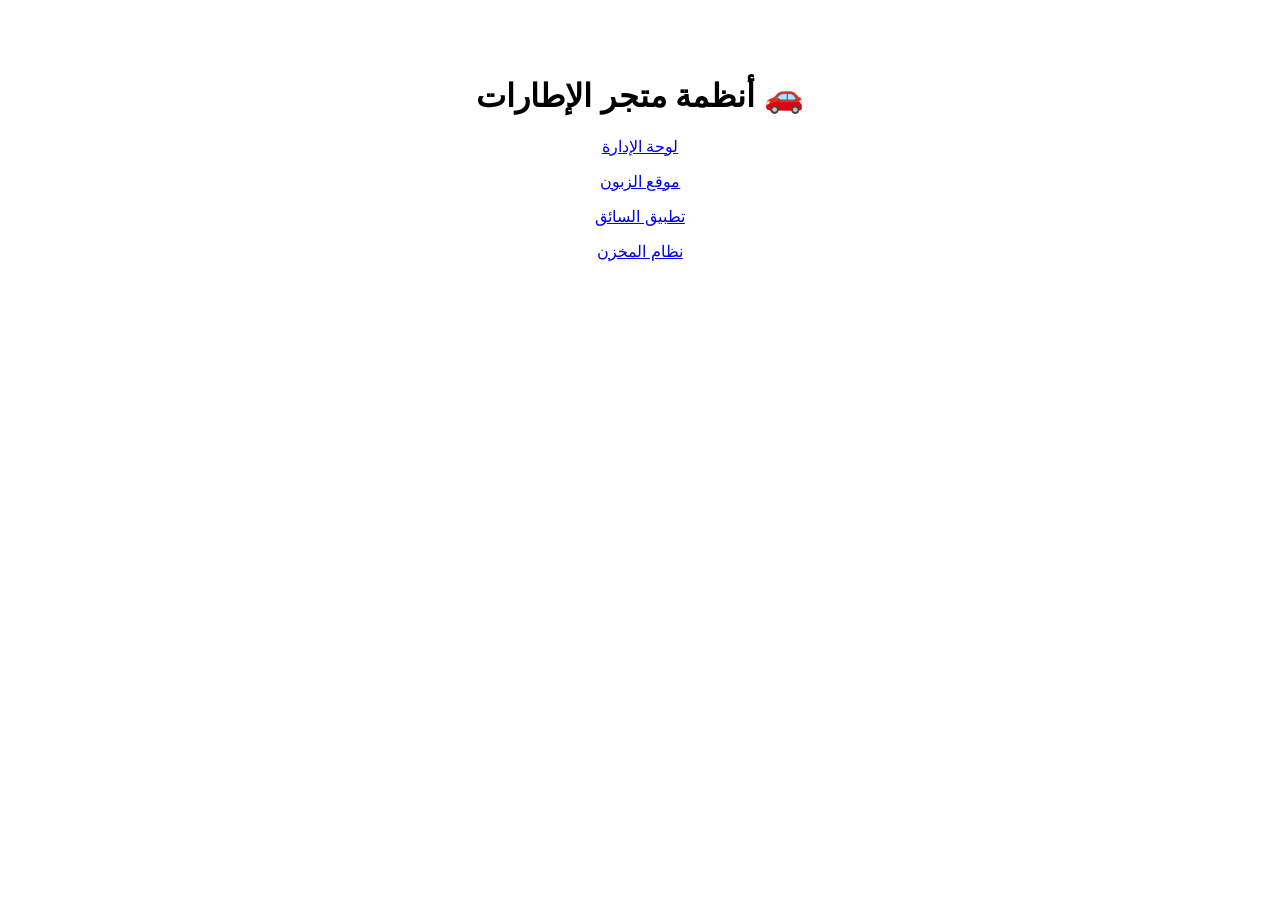
<file: index.html>
<!DOCTYPE html>
<html lang="ar" dir="rtl">
<head><meta charset="UTF-8"><title>أنظمة المتجر</title></head>
<body style="font-family:sans-serif;text-align:center;padding:3rem">
  <h1>🚗 أنظمة متجر الإطارات</h1>
  <p><a href="admin/">لوحة الإدارة</a></p>
  <p><a href="customer/">موقع الزبون</a></p>
  <p><a href="driver/">تطبيق السائق</a></p>
  <p><a href="warehouse/">نظام المخزن</a></p>
</body>
</html>
</file>
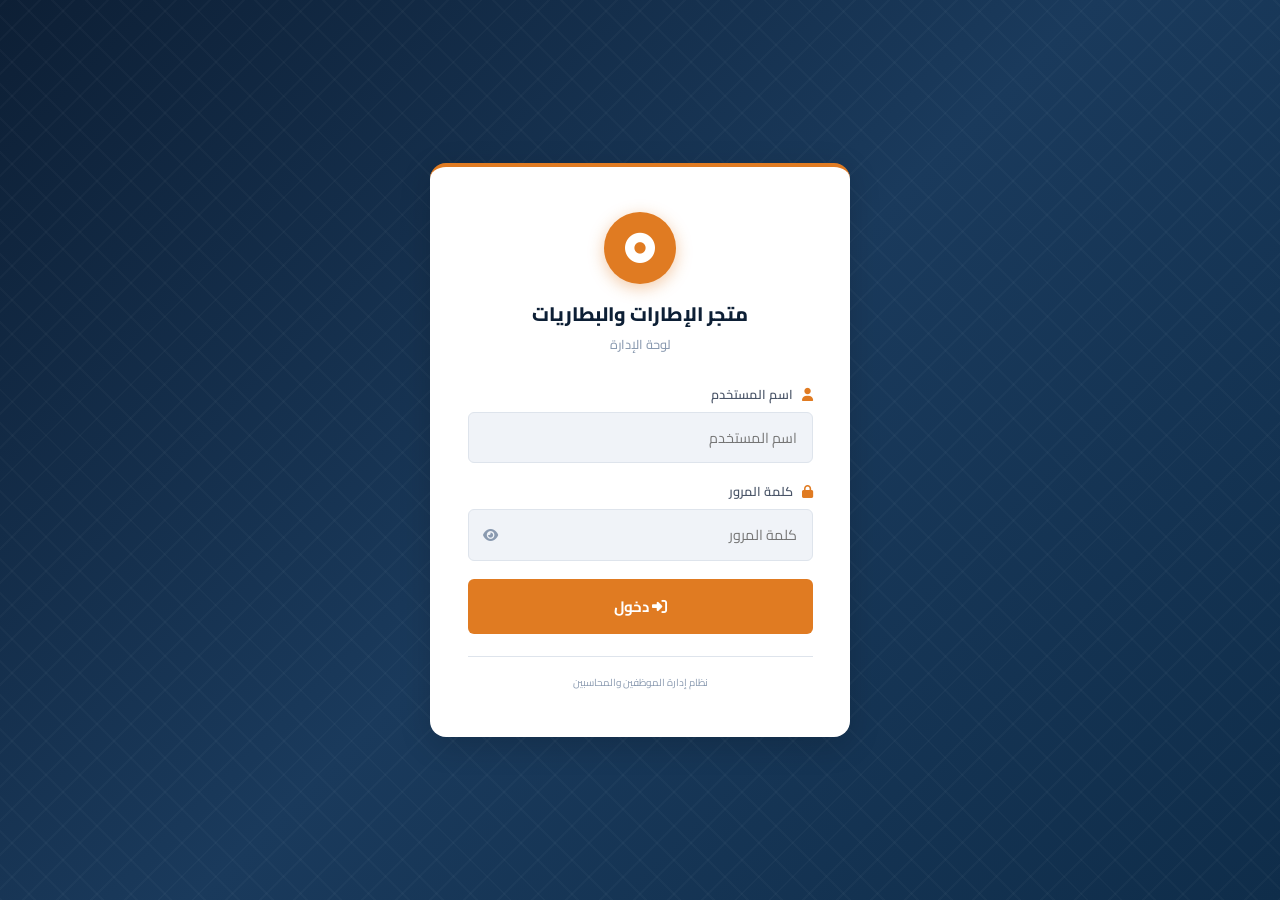
<file: admin/index.html>
<!DOCTYPE html>
<html lang="ar" dir="rtl">
<head>
<meta charset="UTF-8">
<meta name="viewport" content="width=device-width, initial-scale=1.0">
<title>لوحة الإدارة</title>
<link href="https://fonts.googleapis.com/css2?family=Cairo:wght@300;400;500;600;700;800;900&display=swap" rel="stylesheet">
<link rel="stylesheet" href="https://cdnjs.cloudflare.com/ajax/libs/font-awesome/6.5.0/css/all.min.css">
<link rel="stylesheet" href="css/style.css">
</head>
<body>

<!-- ══ تسجيل الدخول ══ -->
<div id="loginPage">
  <div class="login-bg"><div class="tread-pattern"></div></div>
  <div class="login-card">
    <div class="login-logo">
      <div class="logo-wheel"><i class="fa-solid fa-circle-dot"></i></div>
      <h1 id="loginStoreName">متجر الإطارات والبطاريات</h1>
      <p class="login-subtitle">لوحة الإدارة</p>
    </div>
    <form onsubmit="Auth.login(event)">
      <div class="form-group">
        <label><i class="fa-solid fa-user"></i> اسم المستخدم</label>
        <input id="loginUsername" type="text" placeholder="اسم المستخدم" autocomplete="username" required>
      </div>
      <div class="form-group">
        <label><i class="fa-solid fa-lock"></i> كلمة المرور</label>
        <div class="pass-wrap">
          <input id="loginPassword" type="password" placeholder="كلمة المرور" autocomplete="current-password" required>
          <button type="button" class="pass-toggle" onclick="Auth.togglePass()">
            <i class="fa-solid fa-eye" id="passEye"></i>
          </button>
        </div>
      </div>
      <div id="loginError" class="login-error hidden"></div>
      <button type="submit" class="btn-login" id="loginBtn">
        <span id="loginBtnText"><i class="fa-solid fa-right-to-bracket"></i> دخول</span>
        <span id="loginBtnSpin" class="hidden"><i class="fa-solid fa-spinner fa-spin"></i> جارٍ التحقق...</span>
      </button>
    </form>
    <div class="login-footer"><small>نظام إدارة الموظفين والمحاسبين</small></div>
  </div>
</div>

<!-- ══ التطبيق ══ -->
<div id="appShell" class="hidden">

  <!-- شريط جانبي -->
  <aside id="sidebar">
    <div class="sidebar-header">
      <div class="store-logo">
        <span id="sidebarEmoji">🚗</span>
        <div>
          <div class="store-title" id="sidebarStoreName">متجر الإطارات</div>
          <div class="store-sub">لوحة الإدارة</div>
        </div>
      </div>
    </div>
    <nav class="sidebar-nav">
      <div class="nav-section-label">الرئيسية</div>
      <a class="nav-item active" data-view="dashboard">
        <i class="fa-solid fa-gauge-high"></i> لوحة التحكم
      </a>
      <a class="nav-item" data-view="kanban">
        <i class="fa-solid fa-columns"></i> Kanban — حالة الطلبات
        <span class="nav-badge zero" id="realtimePendingBadge" style="background:#ef4444;color:#fff">0</span>
      </a>

      <div class="nav-section-label">الكتالوج</div>
      <a class="nav-item" data-view="tires">
        <i class="fa-solid fa-circle-dot"></i> الإطارات
      </a>
      <a class="nav-item" data-view="batteries">
        <i class="fa-solid fa-battery-full"></i> البطاريات
      </a>

      <div class="nav-section-label">الطلبات</div>
      <a class="nav-item builder-nav" data-view="builder">
        <i class="fa-solid fa-file-invoice"></i> قائمة طلب
        <span class="order-count-badge zero" id="orderCountBadge">0</span>
      </a>
      <a class="nav-item perm-orders hidden" data-view="orders">
        <i class="fa-solid fa-clock-rotate-left"></i> سجل الطلبات
      </a>

      <div class="nav-section-label perm-deliveries hidden">التوصيل</div>
      <a class="nav-item perm-deliveries hidden" data-view="deliveries">
        <i class="fa-solid fa-truck-fast"></i> سجل التسليمات
      </a>
      <a class="nav-item perm-deliveries hidden" data-view="driverReports">
        <i class="fa-solid fa-chart-line"></i> تقارير السائقين
      </a>

      <div class="nav-section-label admin-only hidden">إدارة</div>
      <a class="nav-item admin-only hidden perm-users" data-view="users">
        <i class="fa-solid fa-users"></i> الزبائن
      </a>
      <a class="nav-item admin-only hidden" data-view="adminUsers">
        <i class="fa-solid fa-user-tie"></i> الموظفون
      </a>
      <a class="nav-item admin-only hidden" data-view="drivers">
        <i class="fa-solid fa-id-card-clip"></i> السائقون
      </a>
      <a class="nav-item admin-only hidden" data-view="adminProducts">
        <i class="fa-solid fa-boxes-stacked"></i> إدارة المنتجات
      </a>
      <a class="nav-item admin-only hidden" data-view="adminSettings">
        <i class="fa-solid fa-gear"></i> الإعدادات
      </a>
    </nav>
    <div class="sidebar-footer">
      <div class="user-info">
        <div class="user-avatar" id="userAvatar">م</div>
        <div>
          <div class="user-name"  id="userName">—</div>
          <div class="user-level" id="userLevelBadge">—</div>
        </div>
      </div>
      <button class="btn-logout" onclick="Auth.logout()" title="تسجيل خروج">
        <i class="fa-solid fa-right-from-bracket"></i>
      </button>
    </div>
  </aside>

  <!-- المحتوى الرئيسي -->
  <div id="mainWrap">
    <header id="topHeader">
      <button id="menuToggle" onclick="App.toggleSidebar()"><i class="fa-solid fa-bars"></i></button>
      <div class="header-title" id="headerTitle">لوحة التحكم</div>
      <div class="header-actions">
        <!-- مؤشر الاتصال اللحظي -->
        <span class="rt-indicator" id="realtimeIndicator">⟳ جارٍ...</span>
        <!-- زر الصوت -->
        <button id="soundToggleBtn" onclick="Sound.toggle()" title="تشغيل/كتم الصوت">
          <i class="fa-solid fa-volume-high"></i>
        </button>
        <!-- زر خريطة GPS -->
        <button class="btn-gps admin-only hidden" onclick="GPSMap.open()" title="خريطة السائقين">
          <i class="fa-solid fa-map-location-dot"></i>
        </button>
        <!-- زر قائمة جديدة -->
        <button class="btn-new-order" onclick="App.goTo('builder')">
          <i class="fa-solid fa-plus"></i> قائمة جديدة
        </button>
        <!-- جرس الإشعارات -->
        <div class="notif-bell-wrap">
          <button class="notif-bell-btn" onclick="AdminNotifs.toggle()" title="الإشعارات">
            <i class="fa-solid fa-bell"></i>
            <span class="notif-bell-dot hidden" id="adminNotifDot"></span>
          </button>
          <div id="adminNotifPanel" class="notif-panel hidden"></div>
        </div>
        <div class="header-user"><span id="headerUserName">—</span></div>
      </div>
    </header>

    <main id="mainContent">

      <!-- ══ لوحة التحكم ══ -->
      <div id="view-dashboard" class="view active">
        <div class="page-header">
          <h2><i class="fa-solid fa-gauge-high"></i> لوحة التحكم</h2>
          <button class="btn btn-primary" onclick="App.goTo('kanban')">
            <i class="fa-solid fa-columns"></i> عرض Kanban
          </button>
        </div>
        <div class="stats-grid">
          <div class="stat-card blue">
            <div class="stat-icon"><i class="fa-solid fa-file-invoice-dollar"></i></div>
            <div class="stat-body"><div class="stat-value" id="statOrders">—</div><div class="stat-label">إجمالي الطلبات</div></div>
          </div>
          <div class="stat-card orange">
            <div class="stat-icon"><i class="fa-solid fa-clock"></i></div>
            <div class="stat-body"><div class="stat-value" id="statPending">—</div><div class="stat-label">طلبات معلقة</div></div>
          </div>
          <div class="stat-card green">
            <div class="stat-icon"><i class="fa-solid fa-calendar-day"></i></div>
            <div class="stat-body"><div class="stat-value" id="statToday">—</div><div class="stat-label">طلبات اليوم</div></div>
          </div>
          <div class="stat-card purple">
            <div class="stat-icon"><i class="fa-solid fa-coins"></i></div>
            <div class="stat-body"><div class="stat-value" id="statRevenue">—</div><div class="stat-label">مبيعات اليوم (د.ع)</div></div>
          </div>
        </div>
        <div class="dash-panels">
          <div class="panel">
            <div class="panel-header">
              <h3><i class="fa-solid fa-clock-rotate-left"></i> آخر الطلبات</h3>
              <a onclick="App.goTo('orders')" class="panel-link">عرض الكل</a>
            </div>
            <div id="recentOrders"><div class="empty-state"><i class="fa-solid fa-inbox"></i><p>لا توجد طلبات</p></div></div>
          </div>
          <div class="panel quick-panel">
            <div class="panel-header"><h3><i class="fa-solid fa-bolt"></i> وصول سريع</h3></div>
            <div class="quick-links">
              <button class="quick-btn" onclick="App.goTo('kanban')"><i class="fa-solid fa-columns"></i><span>لوحة Kanban</span><small>حالة الطلبات</small></button>
              <button class="quick-btn" onclick="App.goTo('tires')"><i class="fa-solid fa-circle-dot"></i><span>الإطارات</span><small id="qTires">—</small></button>
              <button class="quick-btn" onclick="App.goTo('batteries')"><i class="fa-solid fa-battery-full"></i><span>البطاريات</span><small id="qBats">—</small></button>
              <button class="quick-btn admin-only hidden" onclick="GPSMap.open()"><i class="fa-solid fa-map-location-dot"></i><span>خريطة السائقين</span><small>GPS مباشر</small></button>
              <button class="quick-btn accent" onclick="App.goTo('builder')"><i class="fa-solid fa-file-invoice"></i><span>قائمة جديدة</span><small>ابدأ الآن</small></button>
            </div>
          </div>
        </div>
      </div>

      <!-- ══ Kanban Board ══ -->
      <div id="view-kanban" class="view">
        <div class="page-header">
          <h2><i class="fa-solid fa-columns"></i> لوحة حالة الطلبات</h2>
          <div style="display:flex;gap:.5rem;align-items:center">
            <button class="btn btn-outline-sm" onclick="KanbanBoard.load()">
              <i class="fa-solid fa-rotate-right"></i> تحديث
            </button>
            <button class="btn btn-outline-sm admin-only hidden" onclick="GPSMap.open()">
              <i class="fa-solid fa-map-location-dot"></i> خريطة GPS
            </button>
          </div>
        </div>
        <div id="kanbanWrap"></div>
      </div>

      <!-- ══ الإطارات ══ -->
      <div id="view-tires" class="view">
        <div class="page-header">
          <h2><i class="fa-solid fa-circle-dot"></i> الإطارات (PCR + TBR)</h2>
          <button class="btn btn-primary" onclick="AdminProducts.openModal('TIRES')">
            <i class="fa-solid fa-plus"></i> إضافة
          </button>
        </div>
        <div id="tirFilters" class="filter-bar"></div>
        <div id="tirTable"  class="catalog-table-wrap"></div>
      </div>

      <!-- ══ البطاريات ══ -->
      <div id="view-batteries" class="view">
        <div class="page-header">
          <h2><i class="fa-solid fa-battery-full"></i> البطاريات</h2>
          <button class="btn btn-primary" onclick="AdminProducts.openModal('BATTERIES')">
            <i class="fa-solid fa-plus"></i> إضافة
          </button>
        </div>
        <div id="batFilters" class="filter-bar"></div>
        <div id="batTable"  class="catalog-table-wrap"></div>
      </div>

      <!-- ══ قائمة الطلب ══ -->
      <div id="view-builder" class="view">
        <div class="page-header">
          <h2><i class="fa-solid fa-file-invoice"></i> قائمة الطلب</h2>
          <div class="builder-header-actions">
            <button class="btn btn-outline-sm" onclick="Builder.newOrder()"><i class="fa-solid fa-file-circle-plus"></i> جديدة</button>
            <button class="btn btn-outline-sm" onclick="Builder.printOrder()"><i class="fa-solid fa-print"></i> طباعة</button>
            <button class="btn btn-whatsapp"   onclick="Builder.sendWhatsapp()"><i class="fa-brands fa-whatsapp"></i> واتساب</button>
            <button class="btn btn-save"        onclick="Builder.saveOrder()"><i class="fa-solid fa-floppy-disk"></i> حفظ</button>
          </div>
        </div>
        <div class="order-meta">
          <div class="meta-field"><label>اسم العميل</label><input id="orderCustomer" placeholder="اسم العميل..."></div>
          <div class="meta-field"><label>ملاحظات</label><input id="orderNotes" placeholder="ملاحظات..."></div>
          <div class="meta-field small"><label>رقم الطلب</label><input id="orderNumber" value="—" readonly></div>
          <div class="meta-field small"><label>التاريخ</label><input id="orderDate" readonly></div>
        </div>
        <div class="builder-table-wrap">
          <table class="builder-table">
            <thead><tr>
              <th class="col-num">ت</th><th class="col-product">المادة</th>
              <th class="col-notes">ملاحظات</th><th class="col-qty">العدد</th>
              <th class="col-price">السعر</th><th class="col-total">المجموع</th><th class="col-action"></th>
            </tr></thead>
            <tbody id="builderBody"></tbody>
          </table>
        </div>
        <div class="builder-bottom">
          <div class="add-row-area">
            <button class="btn-add-row" onclick="Builder.addRow()"><i class="fa-solid fa-plus"></i> إضافة صنف</button>
            <button class="btn-add-from-catalog" onclick="App.goTo('tires')"><i class="fa-solid fa-magnifying-glass"></i> اختر من الكتالوج</button>
          </div>
          <div class="order-totals">
            <div class="totals-row"><span>المجموع الفرعي</span><strong id="totSubtotal">0</strong></div>
            <div class="totals-row discount-row">
              <span>خصم %</span><input type="number" id="discountPct" min="0" max="100" value="0" oninput="Builder.calcTotals()" class="discount-input">
              <span>أو مبلغ</span><input type="number" id="discountAmt" min="0" value="0" oninput="Builder.calcTotals()" class="discount-input">
            </div>
            <div class="totals-row"><span>مبلغ الخصم</span><strong id="totDiscount" class="text-danger">0</strong></div>
            <div class="totals-divider"></div>
            <div class="totals-row grand"><span>الإجمالي</span><strong id="totGrand">0</strong></div>
          </div>
        </div>
      </div>

      <!-- ══ سجل الطلبات ══ -->
      <div id="view-orders" class="view">
        <div class="page-header"><h2><i class="fa-solid fa-clock-rotate-left"></i> سجل الطلبات</h2></div>
        <div class="filter-bar">
          <input type="text" id="ordersSearch" class="filter-input" placeholder="بحث برقم الطلب أو الاسم..." oninput="Orders.search()">
          <select id="ordersStatus" class="filter-select" onchange="Orders.search()">
            <option value="">كل الحالات</option>
            <option value="معلق">معلق</option><option value="مؤكد">مؤكد</option>
            <option value="قيد_التجهيز">قيد التجهيز</option><option value="جاهز">جاهز</option>
            <option value="خرج_للتوزيع">خرج للتوزيع</option><option value="مُسلَّم">مُسلَّم</option>
            <option value="مشكلة_تسليم">مشكلة تسليم</option><option value="ملغي">ملغي</option>
          </select>
        </div>
        <div id="ordersTable" class="catalog-table-wrap"></div>
      </div>

      <!-- ══ سجل التسليمات ══ -->
      <div id="view-deliveries" class="view">
        <div class="page-header"><h2><i class="fa-solid fa-truck-fast"></i> سجل التسليمات</h2></div>
        <div class="filter-bar">
          <input type="text" id="deliveriesSearch" class="filter-input" placeholder="بحث..." oninput="Deliveries.search()">
          <select id="deliveriesDriverFilter" class="filter-select" onchange="Deliveries.search()">
            <option value="">كل السائقين</option>
          </select>
        </div>
        <div id="deliveriesTable" class="catalog-table-wrap"></div>
      </div>

      <!-- ══ تقارير السائقين ══ -->
      <div id="view-driverReports" class="view">
        <div class="page-header"><h2><i class="fa-solid fa-chart-line"></i> تقارير السائقين</h2></div>
        <div class="filter-bar">
          <select id="reportDriverSelect" class="filter-select" onchange="DriverReports.run()"></select>
          <input type="date" id="reportDateInput" class="filter-input" style="flex:0 0 180px" onchange="DriverReports.run()">
        </div>
        <div id="reportContent"></div>
      </div>

      <!-- ══ الزبائن ══ -->
      <div id="view-users" class="view">
        <div class="page-header"><h2><i class="fa-solid fa-users"></i> الزبائن</h2>
          <button class="btn btn-primary" onclick="Users.openModal()"><i class="fa-solid fa-user-plus"></i> إضافة زبون</button>
        </div>
        <div id="usersTable" class="catalog-table-wrap"></div>
      </div>

      <!-- ══ الموظفون ══ -->
      <div id="view-adminUsers" class="view admin-only hidden">
        <div class="page-header"><h2><i class="fa-solid fa-user-tie"></i> الموظفون</h2>
          <button class="btn btn-primary" onclick="Users.openModal()"><i class="fa-solid fa-user-plus"></i> إضافة موظف</button>
        </div>
        <div id="adminUsersTable" class="catalog-table-wrap"></div>
      </div>

      <!-- ══ السائقون ══ -->
      <div id="view-drivers" class="view admin-only hidden">
        <div class="page-header"><h2><i class="fa-solid fa-id-card-clip"></i> السائقون</h2>
          <button class="btn btn-primary" onclick="Drivers.openModal()"><i class="fa-solid fa-user-plus"></i> إضافة سائق</button>
        </div>
        <div id="driversTable" class="catalog-table-wrap"></div>
      </div>

      <!-- ══ الإعدادات ══ -->
      <div id="view-adminSettings" class="view admin-only hidden">
        <div class="page-header"><h2><i class="fa-solid fa-gear"></i> إعدادات المتجر</h2></div>
        <div class="settings-card">
          <div class="settings-grid" id="settingsGrid"></div>
          <div class="settings-actions">
            <button class="btn btn-primary" onclick="AdminSettings.save()"><i class="fa-solid fa-floppy-disk"></i> حفظ</button>
          </div>
        </div>
      </div>

    </main>
  </div>
</div>

<!-- ══ خريطة GPS ══ -->
<div id="gpsMapModal" class="hidden">
  <div class="gps-modal-header">
    <h3><i class="fa-solid fa-map-location-dot"></i> خريطة تتبع السائقين — مباشر</h3>
    <div style="display:flex;gap:.5rem;align-items:center">
      <span id="gpsActiveCount" class="gps-active-bar" style="background:transparent;padding:0;font-size:.78rem">—</span>
      <button class="gps-refresh-btn" onclick="GPSMap.refresh()">
        <i class="fa-solid fa-rotate-right"></i> تحديث
      </button>
      <button class="gps-close-btn" onclick="GPSMap.close()">
        <i class="fa-solid fa-xmark"></i>
      </button>
    </div>
  </div>
  <div class="gps-modal-body">
    <div id="gpsSidePanel"></div>
    <div id="leafletMap"></div>
  </div>
</div>

<!-- ══ النوافذ المنبثقة ══ -->
<div id="orderModal" class="modal hidden">
  <div class="modal-backdrop" onclick="Modal.close('orderModal')"></div>
  <div class="modal-box large">
    <div class="modal-header"><h3 id="orderModalTitle">تفاصيل الطلب</h3>
      <button onclick="Modal.close('orderModal')" class="modal-close"><i class="fa-solid fa-xmark"></i></button>
    </div>
    <div class="modal-body" id="orderModalBody"></div>
    <div class="modal-footer">
      <button class="btn btn-outline" onclick="Modal.close('orderModal')">إغلاق</button>
    </div>
  </div>
</div>

<div id="productModal" class="modal hidden">
  <div class="modal-backdrop" onclick="Modal.close('productModal')"></div>
  <div class="modal-box">
    <div class="modal-header"><h3 id="productModalTitle">إضافة منتج</h3>
      <button onclick="Modal.close('productModal')" class="modal-close"><i class="fa-solid fa-xmark"></i></button>
    </div>
    <div class="modal-body" id="productModalBody"></div>
    <div class="modal-footer">
      <button class="btn btn-outline" onclick="Modal.close('productModal')">إلغاء</button>
      <button class="btn btn-primary" onclick="AdminProducts.save()"><i class="fa-solid fa-floppy-disk"></i> حفظ</button>
    </div>
  </div>
</div>

<div id="userModal" class="modal hidden">
  <div class="modal-backdrop" onclick="Modal.close('userModal')"></div>
  <div class="modal-box">
    <div class="modal-header"><h3 id="userModalTitle">إضافة مستخدم</h3>
      <button onclick="Modal.close('userModal')" class="modal-close"><i class="fa-solid fa-xmark"></i></button>
    </div>
    <div class="modal-body" id="userModalBody"></div>
    <div class="modal-footer">
      <button class="btn btn-outline" onclick="Modal.close('userModal')">إلغاء</button>
      <button class="btn btn-primary" onclick="Users.save()"><i class="fa-solid fa-floppy-disk"></i> حفظ</button>
    </div>
  </div>
</div>

<div id="permModal" class="modal hidden">
  <div class="modal-backdrop" onclick="Modal.close('permModal')"></div>
  <div class="modal-box">
    <div class="modal-header"><h3 id="permModalTitle">إدارة الصلاحيات</h3>
      <button onclick="Modal.close('permModal')" class="modal-close"><i class="fa-solid fa-xmark"></i></button>
    </div>
    <div class="modal-body" id="permModalBody"></div>
    <div class="modal-footer">
      <button class="btn btn-outline" onclick="Modal.close('permModal')">إلغاء</button>
      <button class="btn btn-primary" onclick="Permissions.save()"><i class="fa-solid fa-shield-halved"></i> حفظ الصلاحيات</button>
    </div>
  </div>
</div>

<div id="assignModal" class="modal hidden">
  <div class="modal-backdrop" onclick="Modal.close('assignModal')"></div>
  <div class="modal-box">
    <div class="modal-header"><h3 id="assignModalTitle">إسناد سائق</h3>
      <button onclick="Modal.close('assignModal')" class="modal-close"><i class="fa-solid fa-xmark"></i></button>
    </div>
    <div class="modal-body" id="assignModalBody"></div>
    <div class="modal-footer">
      <button class="btn btn-outline" onclick="Modal.close('assignModal')">إغلاق</button>
      <button class="btn btn-primary" onclick="AssignDriver.confirm()"><i class="fa-solid fa-truck-fast"></i> تأكيد الإسناد</button>
    </div>
  </div>
</div>

<div id="driverModal" class="modal hidden">
  <div class="modal-backdrop" onclick="Modal.close('driverModal')"></div>
  <div class="modal-box">
    <div class="modal-header"><h3 id="driverModalTitle">إضافة سائق</h3>
      <button onclick="Modal.close('driverModal')" class="modal-close"><i class="fa-solid fa-xmark"></i></button>
    </div>
    <div class="modal-body" id="driverModalBody"></div>
    <div class="modal-footer">
      <button class="btn btn-outline" onclick="Modal.close('driverModal')">إلغاء</button>
      <button class="btn btn-primary" onclick="Drivers.save()"><i class="fa-solid fa-floppy-disk"></i> حفظ</button>
    </div>
  </div>
</div>

<div id="toastContainer"></div>
<div id="globalLoader" class="global-loader hidden">
  <div class="loader-inner">
    <i class="fa-solid fa-spinner fa-spin"></i>
    <span id="loaderText">جارٍ التحميل...</span>
  </div>
</div>
<div id="printPage" class="hidden print-only"><div id="printContent"></div></div>

<!-- إضافة CSS للعناصر الجديدة -->
<style>
.btn-gps{
  background:none;border:none;cursor:pointer;padding:.35rem;
  border-radius:var(--radius-sm);font-size:1rem;color:var(--blue);transition:.2s;
}
.btn-gps:hover{background:var(--bg);}
</style>

<script src="js/config.js"></script>
<script src="js/api-auth.js"></script>
<script src="js/catalog.js"></script>
<script src="js/drivers.js"></script>
<script src="js/realtime.js"></script>
<script src="js/app.js"></script>
<script src="js/meta-pixel.js"></script>
</body>
</html>
</file>
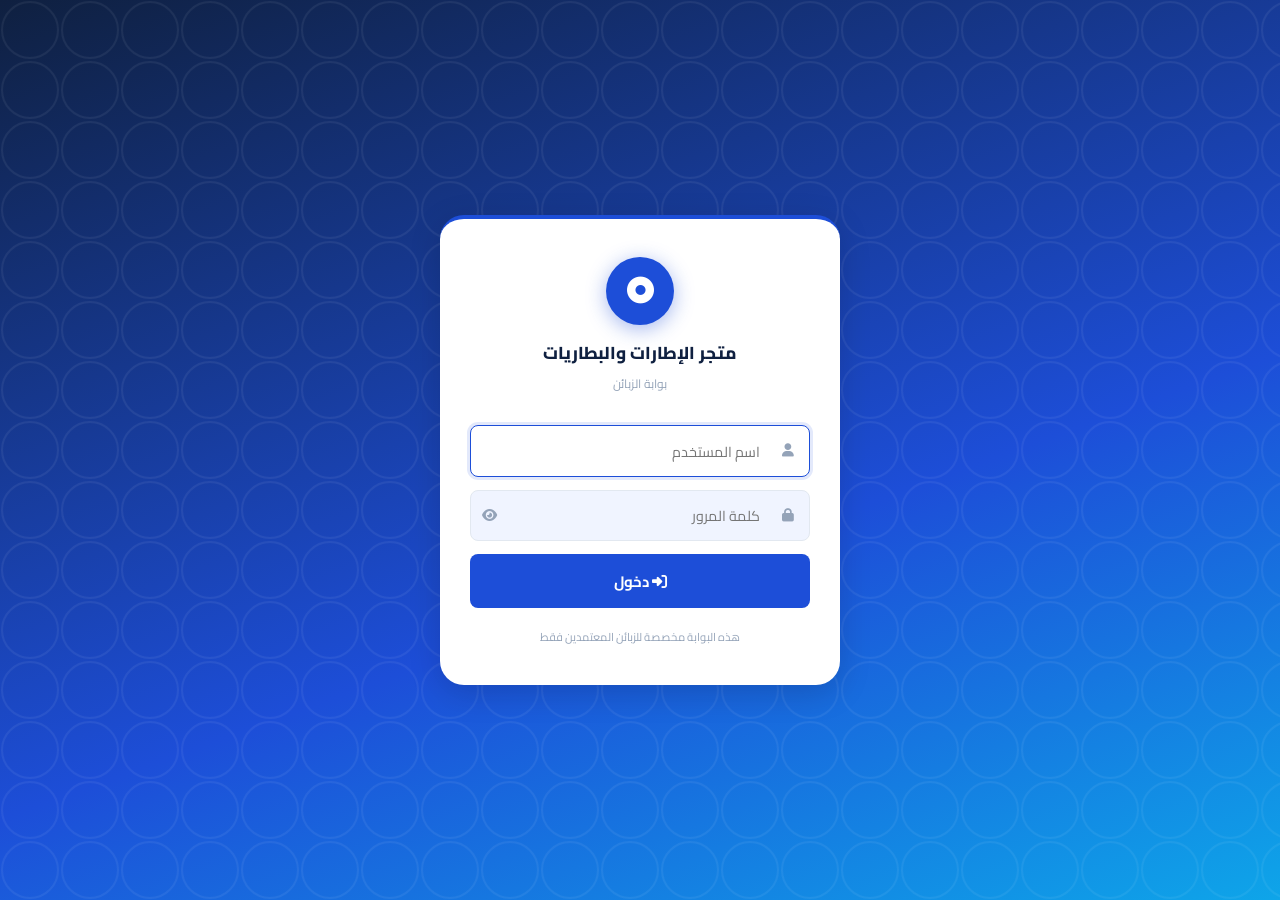
<file: customer/index.html>
<!DOCTYPE html>
<html lang="ar" dir="rtl">
<head>
<meta charset="UTF-8">
<meta name="viewport" content="width=device-width, initial-scale=1.0, maximum-scale=1.0">
<meta name="mobile-web-app-capable" content="yes">
<meta name="apple-mobile-web-app-capable" content="yes">
<title>كتالوج الإطارات والبطاريات</title>
<link href="https://fonts.googleapis.com/css2?family=Cairo:wght@400;500;600;700;800;900&display=swap" rel="stylesheet">
<link rel="stylesheet" href="https://cdnjs.cloudflare.com/ajax/libs/font-awesome/6.5.0/css/all.min.css">
<link rel="stylesheet" href="css/style.css">
</head>
<body>

<!-- ══════════════════════════════════════════
     صفحة تسجيل الدخول
     ══════════════════════════════════════════ -->
<div id="loginPage">
  <div class="login-bg"></div>
  <div class="login-card">
    <div class="login-logo">
      <div class="logo-ring">
        <i class="fa-solid fa-circle-dot"></i>
      </div>
      <h1 id="loginStoreName">متجر الإطارات والبطاريات</h1>
      <p>بوابة الزبائن</p>
    </div>
    <form onsubmit="CAuth.login(event)">
      <div class="l-field">
        <i class="fa-solid fa-user"></i>
        <input id="lu" type="text" placeholder="اسم المستخدم" autocomplete="username" required>
      </div>
      <div class="l-field">
        <i class="fa-solid fa-lock"></i>
        <input id="lp" type="password" placeholder="كلمة المرور" autocomplete="current-password" required>
        <button type="button" class="eye-btn" onclick="CAuth.toggleEye()">
          <i class="fa-solid fa-eye" id="eyeIcon"></i>
        </button>
      </div>
      <div id="loginErr" class="l-error hidden"></div>
      <button type="submit" class="l-btn" id="lBtn">
        <span id="lBtnTxt"><i class="fa-solid fa-right-to-bracket"></i> دخول</span>
        <span id="lBtnSpin" class="hidden"><i class="fa-solid fa-spinner fa-spin"></i></span>
      </button>
    </form>
    <p class="l-note">هذه البوابة مخصصة للزبائن المعتمدين فقط</p>
  </div>
</div>

<!-- ══════════════════════════════════════════
     التطبيق الرئيسي
     ══════════════════════════════════════════ -->
<div id="appRoot" class="hidden">

  <!-- ─ شريط علوي ─ -->
  <header id="appHeader">
    <div class="header-brand">
      <span id="headerEmoji">🚗</span>
      <span id="headerName">المتجر</span>
    </div>
    <div class="header-right">
      <div class="header-user">
        <div class="user-dot" id="headerUserDot">ز</div>
        <span id="headerUserName">—</span>
      </div>
      <button class="cart-btn" id="cartBtn" onclick="CCart.openPanel()">
        <i class="fa-solid fa-basket-shopping"></i>
        <span class="cart-cnt hidden" id="cartBadge">0</span>
      </button>
    </div>
  </header>

  <!-- ─ شريط البحث والفلاتر ─ -->
  <div id="searchBar">
    <div class="search-wrap">
      <i class="fa-solid fa-magnifying-glass s-icon"></i>
      <input id="searchInput" type="search" placeholder="ابحث: 205 16 ميشلان  أو  60 فارتا ..."
             oninput="CCatalog.search()" autocomplete="off">
      <button class="s-clear hidden" id="clearSearch" onclick="CCatalog.clearSearch()">
        <i class="fa-solid fa-xmark"></i>
      </button>
    </div>
    <div class="filter-chips" id="filterChips">
      <button class="chip active" data-type="" onclick="CCatalog.setType(this,'')">الكل</button>
      <button class="chip" data-type="PCR"      onclick="CCatalog.setType(this,'PCR')">PCR</button>
      <button class="chip" data-type="TBR"      onclick="CCatalog.setType(this,'TBR')">TBR</button>
      <button class="chip" data-type="بطاريات"  onclick="CCatalog.setType(this,'بطاريات')">بطاريات</button>
    </div>
  </div>

  <!-- ─ المحتوى ─ -->
  <main id="mainArea">

    <!-- كتالوج المنتجات -->
    <div id="view-catalog" class="cview active">
      <div id="catalogList"></div>
    </div>

    <!-- سلة الطلب (لوحة) -->
    <div id="view-cart" class="cview">
      <div class="cart-header-bar">
        <button class="back-btn" onclick="CApp.goTo('catalog')">
          <i class="fa-solid fa-arrow-right"></i>
        </button>
        <h2>قائمة طلبي</h2>
        <button class="clear-cart-btn" onclick="CCart.clear()">
          <i class="fa-solid fa-trash"></i>
        </button>
      </div>

      <div class="cart-meta">
        <div class="cmeta-field">
          <label>ملاحظات الطلب (اختياري)</label>
          <input id="cartNotes" type="text" placeholder="أي ملاحظات للمتجر...">
        </div>
      </div>

      <div id="cartItems"></div>

      <div id="cartEmpty" class="empty-cart hidden">
        <i class="fa-solid fa-basket-shopping"></i>
        <p>القائمة فارغة — اختر منتجات من الكتالوج</p>
        <button class="btn-go-catalog" onclick="CApp.goTo('catalog')">
          <i class="fa-solid fa-arrow-right"></i> إلى الكتالوج
        </button>
      </div>

      <div class="cart-totals" id="cartTotals">
        <div class="ct-row"><span>عدد الأصناف</span><strong id="ctCount">0</strong></div>
        <div class="ct-row"><span>المجموع الفرعي</span><strong id="ctSubtotal">0</strong></div>
        <div class="ct-row disc" id="ctDiscRow">
          <span>إجمالي الخصم</span>
          <strong id="ctDisc" class="disc-val">0</strong>
        </div>
        <div class="ct-divider"></div>
        <div class="ct-row grand">
          <span>الإجمالي</span>
          <strong id="ctGrand">0</strong>
        </div>
        <div class="ct-currency" id="cartCurrency">دينار عراقي</div>
      </div>

      <div class="cart-actions">
        <button class="btn-whatsapp" onclick="CCart.sendWhatsapp()">
          <i class="fa-brands fa-whatsapp"></i> إرسال عبر واتساب
        </button>
        <button class="btn-submit" id="submitBtn" onclick="CCart.submit()">
          <i class="fa-solid fa-paper-plane"></i> إرسال الطلب
        </button>
      </div>
    </div>

    <!-- سجل طلباتي -->
    <div id="view-orders" class="cview">
      <div class="section-title">
        <i class="fa-solid fa-box"></i> طلباتي
      </div>
      <div id="myOrdersList"></div>
    </div>

    <!-- تفاصيل طلب + تتبع -->
    <div id="view-orderDetail" class="cview">
      <div class="cart-header-bar">
        <button class="back-btn" onclick="CApp.goTo('orders')">
          <i class="fa-solid fa-arrow-right"></i>
        </button>
        <h2 id="orderDetailTitle">تفاصيل الطلب</h2>
        <span></span>
      </div>
      <div id="orderDetailContent"></div>
    </div>

  </main>

  <!-- ─ شريط الطلب العائم ─ -->
  <div id="floatCart" class="hidden" onclick="CApp.goTo('cart')">
    <div class="fc-info">
      <span class="fc-count"><span id="fcCount">0</span> صنف</span>
      <span class="fc-total" id="fcTotal">0</span>
    </div>
    <button class="fc-btn">
      <i class="fa-solid fa-basket-shopping"></i> عرض القائمة
    </button>
  </div>

  <!-- ─ شريط التنقل السفلي ─ -->
  <nav id="bottomNav">
    <button class="bnav active" data-view="catalog" onclick="CApp.goTo('catalog')">
      <i class="fa-solid fa-magnifying-glass"></i>
      <span>الكتالوج</span>
    </button>
    <button class="bnav" data-view="cart" onclick="CApp.goTo('cart')">
      <i class="fa-solid fa-basket-shopping"></i>
      <span>قائمتي</span>
      <span class="bnav-badge hidden" id="bnavBadge">0</span>
    </button>
    <button class="bnav" data-view="orders" onclick="CApp.goTo('orders')">
      <i class="fa-solid fa-box"></i>
      <span>طلباتي</span>
    </button>
    <button class="bnav" onclick="CAuth.logout()">
      <i class="fa-solid fa-right-from-bracket"></i>
      <span>خروج</span>
    </button>
  </nav>

</div><!-- /appRoot -->

<!-- ─ إشعارات ─ -->
<div id="toasts"></div>

<!-- ─ شاشة تحميل ─ -->
<div id="pageLoader" class="hidden">
  <i class="fa-solid fa-spinner fa-spin"></i>
</div>

<script src="js/config.js"></script>
<script src="js/api.js"></script>
<script src="js/auth.js"></script>
<script src="js/catalog.js"></script>
<script src="js/cart.js"></script>
<script src="js/app.js"></script>
<script src="js/meta-pixel.js"></script>
</body>
</html>
</file>
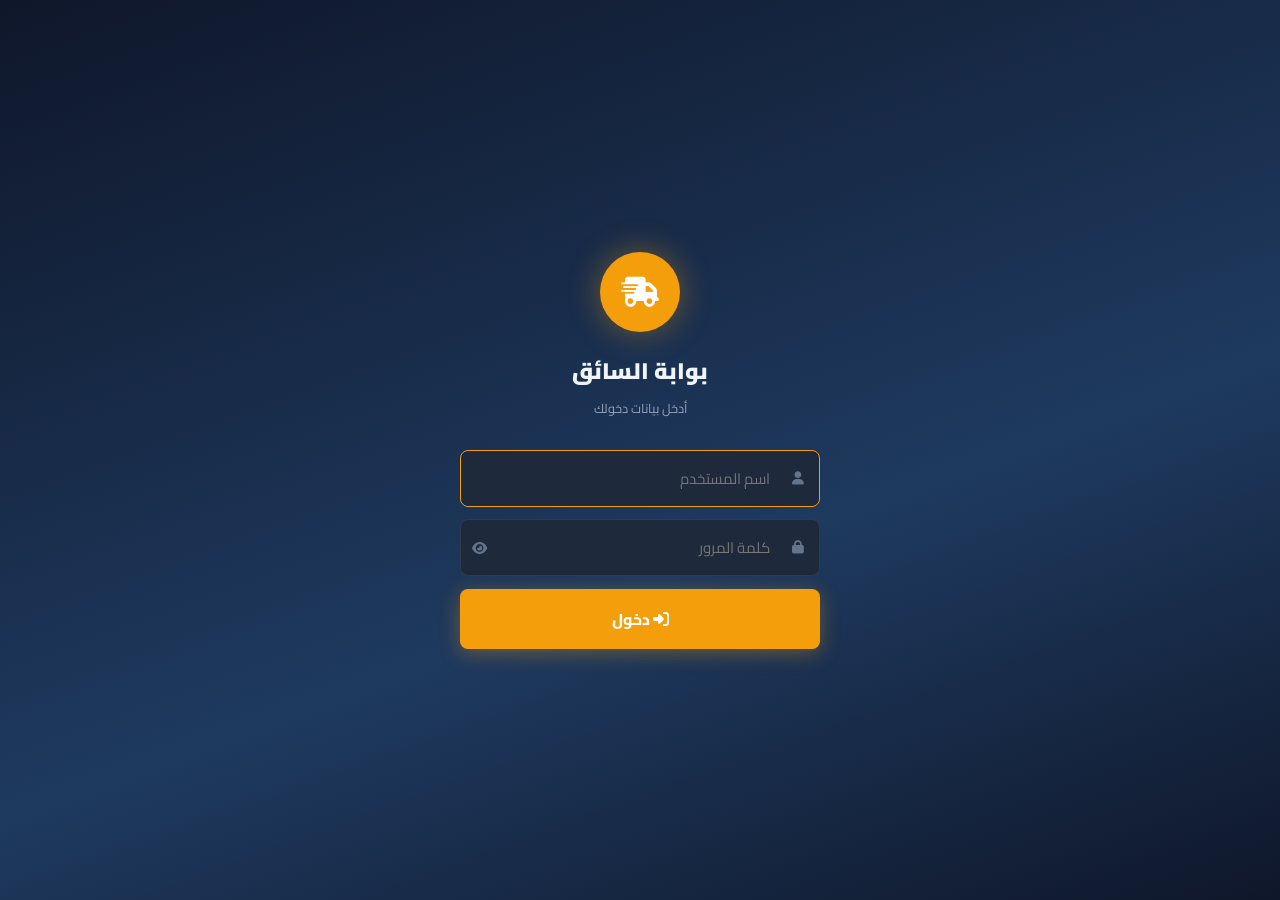
<file: driver/index.html>
<!DOCTYPE html>
<html lang="ar" dir="rtl">
<head>
<meta charset="UTF-8">
<meta name="viewport" content="width=device-width, initial-scale=1.0, maximum-scale=1.0, user-scalable=no">
<meta name="mobile-web-app-capable" content="yes">
<meta name="apple-mobile-web-app-capable" content="yes">
<meta name="theme-color" content="#0f172a">
<title>تطبيق السائق</title>
<link href="https://fonts.googleapis.com/css2?family=Cairo:wght@400;600;700;800;900&display=swap" rel="stylesheet">
<link rel="stylesheet" href="https://cdnjs.cloudflare.com/ajax/libs/font-awesome/6.5.0/css/all.min.css">
<link rel="stylesheet" href="css/style.css">
</head>
<body>

<!-- ══════════════ تسجيل الدخول ══════════════ -->
<div id="loginPage">
  <div class="login-wrap">
    <div class="login-icon"><i class="fa-solid fa-truck-fast"></i></div>
    <h1 id="loginTitle">بوابة السائق</h1>
    <p class="login-sub">أدخل بيانات دخولك</p>
    <form onsubmit="DAuth.login(event)">
      <div class="l-input-wrap">
        <i class="fa-solid fa-user"></i>
        <input id="lu" type="text" placeholder="اسم المستخدم" autocomplete="username" required>
      </div>
      <div class="l-input-wrap">
        <i class="fa-solid fa-lock"></i>
        <input id="lp" type="password" placeholder="كلمة المرور" autocomplete="current-password" required>
        <button type="button" onclick="DAuth.toggleEye()" class="eye-btn">
          <i class="fa-solid fa-eye" id="eyeIco"></i>
        </button>
      </div>
      <div id="loginErr" class="l-err hidden"></div>
      <button type="submit" class="l-submit" id="lBtn">
        <span id="lTxt"><i class="fa-solid fa-right-to-bracket"></i> دخول</span>
        <span id="lSpin" class="hidden"><i class="fa-solid fa-spinner fa-spin"></i></span>
      </button>
    </form>
  </div>
</div>

<!-- ══════════════ التطبيق ══════════════ -->
<div id="appRoot" class="hidden">

  <!-- هيدر -->
  <header id="dHeader">
    <div class="dh-right">
      <div class="dh-avatar" id="dAvatar">س</div>
      <div>
        <div class="dh-name" id="dName">—</div>
        <div class="dh-date" id="dDate">—</div>
      </div>
    </div>
    <div class="dh-left">
      <button class="notif-btn" id="notifBtn" onclick="DApp.goTo('notifs')">
        <i class="fa-solid fa-bell"></i>
        <span class="notif-dot hidden" id="notifDot"></span>
      </button>
      <button class="dh-logout" onclick="DAuth.logout()" title="خروج">
        <i class="fa-solid fa-right-from-bracket"></i>
      </button>
    </div>
  </header>

  <!-- ملخص اليوم الصغير -->
  <div id="daySummaryBar">
    <div class="dsb-item">
      <span id="dsTotal">0</span>
      <small>إجمالي</small>
    </div>
    <div class="dsb-sep"></div>
    <div class="dsb-item green">
      <span id="dsDelivered">0</span>
      <small>مُسلَّم</small>
    </div>
    <div class="dsb-sep"></div>
    <div class="dsb-item orange">
      <span id="dsPending">0</span>
      <small>متبقي</small>
    </div>
    <div class="dsb-sep"></div>
    <div class="dsb-item red">
      <span id="dsIssues">0</span>
      <small>مشاكل</small>
    </div>
    <div class="dsb-sep"></div>
    <div class="dsb-item blue">
      <span id="dsCollected">—</span>
      <small>محصّل</small>
    </div>
  </div>

  <!-- شريط حالة GPS -->
  <div id="gpsStatusBar" class="hidden" style="padding:.4rem 1rem;font-size:.76rem;font-weight:700;
       display:flex;align-items:center;gap:.4rem;justify-content:center;transition:.3s"></div>

  <!-- المحتوى -->
  <main id="dMain">

    <!-- ══ قائمة الطلبات ══ -->
    <div id="view-orders" class="dview active">
      <div id="ordersList"></div>
      <div id="ordersEmpty" class="d-empty hidden">
        <i class="fa-solid fa-box-open"></i>
        <p>لا توجد طلبات مُسندة اليوم</p>
      </div>
    </div>

    <!-- ══ نموذج التسليم ══ -->
    <div id="view-delivery" class="dview">
      <div class="delivery-header">
        <button class="back-btn" onclick="DApp.goTo('orders')">
          <i class="fa-solid fa-arrow-right"></i>
        </button>
        <h2 id="deliveryOrderNum">ORD-00000</h2>
        <span id="deliveryStatus" class="d-status-tag"></span>
      </div>

      <!-- معلومات الطلب -->
      <div class="d-section" id="orderInfoSection">
        <div class="d-section-title"><i class="fa-solid fa-circle-info"></i> معلومات الطلب</div>
        <div class="info-grid" id="orderInfoGrid"></div>
      </div>

      <!-- بنود الطلب -->
      <div class="d-section">
        <div class="d-section-title"><i class="fa-solid fa-list-check"></i> الأصناف</div>
        <div id="deliveryItems"></div>
      </div>

      <!-- نموذج التسليم (يظهر عند الضغط على تسجيل التسليم) -->
      <div id="deliveryForm" class="hidden">
        <div class="d-section">
          <div class="d-section-title"><i class="fa-solid fa-coins"></i> التحصيل</div>
          <div class="amount-row">
            <div class="amount-expected">
              <small>المبلغ المطلوب</small>
              <strong id="amountExpected">0</strong>
            </div>
            <div class="amount-field">
              <label>المبلغ المستلم (د.ع)</label>
              <input type="number" id="amountReceived" placeholder="0" min="0"
                     oninput="DDelivery.checkAmountDiff()" class="big-input">
              <div id="amountDiff" class="amount-diff hidden"></div>
            </div>
          </div>
        </div>

        <div class="d-section">
          <div class="d-section-title"><i class="fa-solid fa-shield-halved"></i> تأكيد الاستلام (PIN)</div>
          <p class="pin-hint">اطلب من الزبون الرمز السري المكوّن من 4 أرقام وأدخله هنا</p>
          <div class="pin-wrap">
            <input type="tel" id="pinInput" maxlength="4" placeholder="• • • •"
                   class="pin-input" oninput="DDelivery.onPINInput()">
            <button class="pin-verify-btn" id="pinVerifyBtn" onclick="DDelivery.verifyPIN()" disabled>
              <i class="fa-solid fa-check"></i> تحقق
            </button>
          </div>
          <div id="pinStatus" class="pin-status hidden"></div>
        </div>

        <div class="d-section">
          <div class="d-section-title"><i class="fa-solid fa-note-sticky"></i> ملاحظات السائق</div>
          <textarea id="driverNotes" placeholder="أي ملاحظات حول التسليم..." class="d-textarea"></textarea>
        </div>

        <div class="d-actions">
          <button class="btn-whatsapp-notif" onclick="DDelivery.notifyCustomerWhatsapp()">
            <i class="fa-brands fa-whatsapp"></i> إشعار الزبون
          </button>
          <button class="btn-submit-delivery" id="submitDeliveryBtn"
                  onclick="DDelivery.submit()" disabled>
            <i class="fa-solid fa-circle-check"></i> تأكيد التسليم
          </button>
        </div>
      </div>

      <!-- أزرار الإجراءات الأساسية -->
      <div id="orderActions" class="order-actions"></div>
    </div>

    <!-- ══ الإشعارات ══ -->
    <div id="view-notifs" class="dview">
      <div class="delivery-header">
        <button class="back-btn" onclick="DApp.goTo('orders')">
          <i class="fa-solid fa-arrow-right"></i>
        </button>
        <h2>الإشعارات</h2>
        <button class="read-all-btn" onclick="DNotifs.markAllRead()">قراءة الكل</button>
      </div>
      <div id="notifsList"></div>
    </div>

    <!-- ══ ملخص اليوم الكامل ══ -->
    <div id="view-summary" class="dview">
      <div class="delivery-header">
        <button class="back-btn" onclick="DApp.goTo('orders')">
          <i class="fa-solid fa-arrow-right"></i>
        </button>
        <h2>ملخص اليوم</h2>
        <span></span>
      </div>
      <div id="summaryContent"></div>
    </div>

  </main>

  <!-- شريط التنقل السفلي -->
  <nav id="dNav">
    <button class="dnav active" data-view="orders" onclick="DApp.goTo('orders')">
      <i class="fa-solid fa-list-check"></i>
      <span>طلباتي</span>
    </button>
    <button class="dnav" data-view="summary" onclick="DApp.goTo('summary')">
      <i class="fa-solid fa-chart-bar"></i>
      <span>ملخص اليوم</span>
    </button>
    <button class="dnav" data-view="notifs" onclick="DApp.goTo('notifs')">
      <i class="fa-solid fa-bell"></i>
      <span>الإشعارات</span>
      <span class="dnav-badge hidden" id="dnavNotifBadge">0</span>
    </button>
  </nav>
</div>

<!-- مؤشر تحميل -->
<div id="dLoader" class="hidden">
  <div class="loader-box">
    <i class="fa-solid fa-spinner fa-spin"></i>
    <span id="loaderMsg">جارٍ التحميل...</span>
  </div>
</div>

<!-- إشعارات Toast -->
<div id="dToasts"></div>

<script src="js/config.js"></script>
<script src="js/auth.js"></script>
<script src="js/api.js"></script>
<script src="js/gps.js"></script>
<script src="js/orders.js"></script>
<script src="js/app.js"></script>
<script src="js/meta-pixel.js"></script>
</body>
</html>
</file>
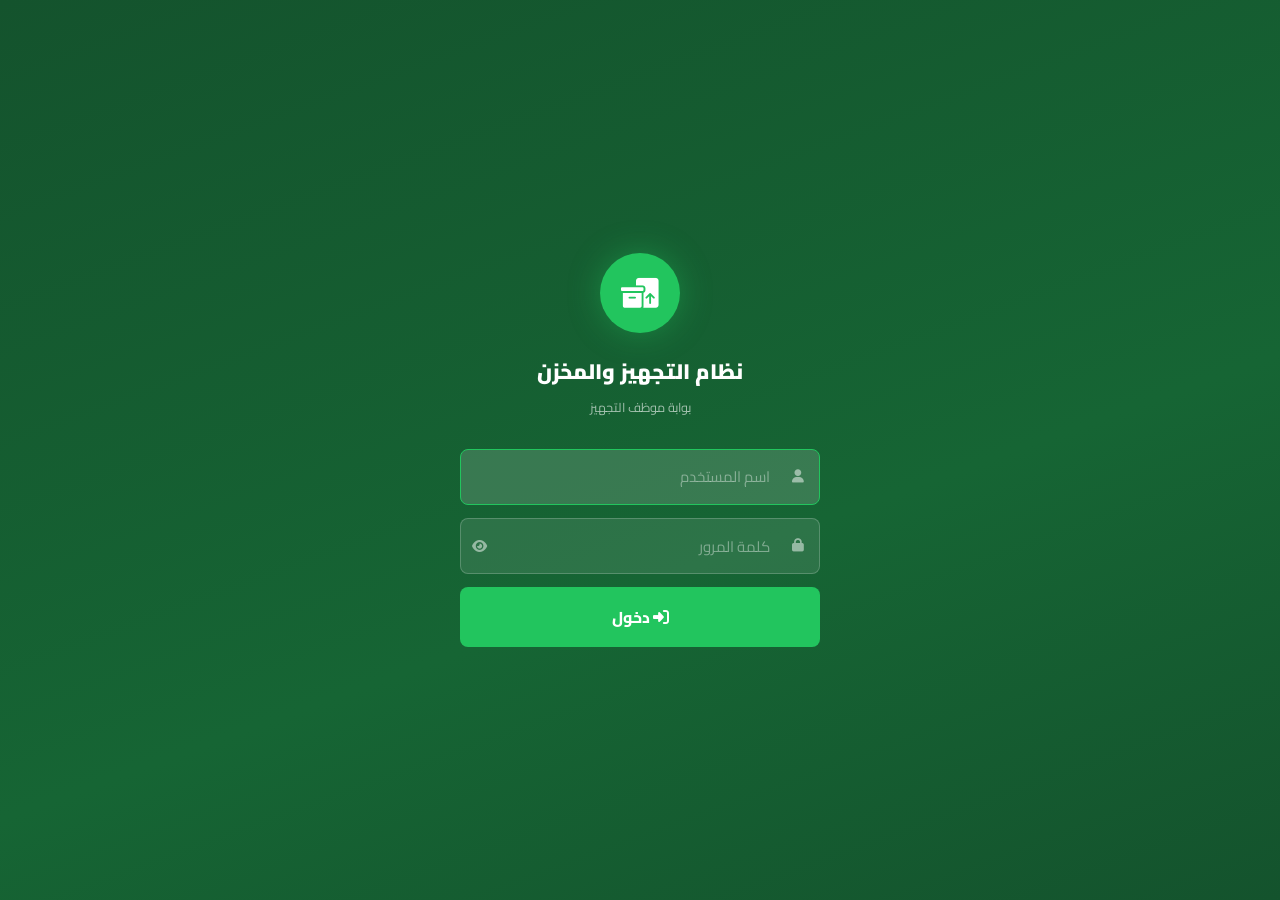
<file: warehouse/index.html>
<!DOCTYPE html>
<html lang="ar" dir="rtl">
<head>
<meta charset="UTF-8">
<meta name="viewport" content="width=device-width, initial-scale=1.0, maximum-scale=1.0, user-scalable=no">
<meta name="theme-color" content="#14532d">
<title>نظام التجهيز</title>
<link href="https://fonts.googleapis.com/css2?family=Cairo:wght@400;600;700;800;900&display=swap" rel="stylesheet">
<link rel="stylesheet" href="https://cdnjs.cloudflare.com/ajax/libs/font-awesome/6.5.0/css/all.min.css">
<link rel="stylesheet" href="css/style.css">
</head>
<body>

<!-- ══ تسجيل الدخول ══ -->
<div id="loginPage">
  <div class="login-wrap">
    <div class="login-icon"><i class="fa-solid fa-boxes-packing"></i></div>
    <h1 id="loginTitle">نظام التجهيز والمخزن</h1>
    <p class="login-sub">بوابة موظف التجهيز</p>
    <form onsubmit="WAuth.login(event)">
      <div class="l-input-wrap">
        <i class="fa-solid fa-user"></i>
        <input id="lu" type="text" placeholder="اسم المستخدم" autocomplete="username" required>
      </div>
      <div class="l-input-wrap">
        <i class="fa-solid fa-lock"></i>
        <input id="lp" type="password" placeholder="كلمة المرور" autocomplete="current-password" required>
        <button type="button" onclick="WAuth.toggleEye()" class="eye-btn">
          <i class="fa-solid fa-eye" id="eyeIco"></i>
        </button>
      </div>
      <div id="loginErr" class="l-err hidden"></div>
      <button type="submit" class="l-submit" id="lBtn">
        <span id="lTxt"><i class="fa-solid fa-right-to-bracket"></i> دخول</span>
        <span id="lSpin" class="hidden"><i class="fa-solid fa-spinner fa-spin"></i></span>
      </button>
    </form>
  </div>
</div>

<!-- ══ التطبيق ══ -->
<div id="appRoot" class="hidden">

  <!-- هيدر -->
  <header id="wHeader">
    <div class="wh-left">
      <div class="wh-avatar" id="wAvatar">م</div>
      <div>
        <div class="wh-name" id="wName">—</div>
        <div class="wh-role">موظف التجهيز</div>
      </div>
    </div>
    <div class="wh-right">
      <div class="wh-stats">
        <div class="ws-item"><span id="wsNew">0</span><small>جديد</small></div>
        <div class="ws-sep"></div>
        <div class="ws-item orange"><span id="wsInProgress">0</span><small>جارٍ</small></div>
        <div class="ws-sep"></div>
        <div class="ws-item green"><span id="wsDone">0</span><small>أُكمل</small></div>
      </div>
      <button class="wh-logout" onclick="WAuth.logout()">
        <i class="fa-solid fa-right-from-bracket"></i>
      </button>
    </div>
  </header>

  <!-- محتوى -->
  <main id="wMain">

    <!-- ══ قائمة الطلبات ══ -->
    <div id="view-list" class="wview active">
      <div class="view-title">
        <i class="fa-solid fa-list-check"></i> طلبات التجهيز
        <span class="refresh-indicator" id="refreshInd"></span>
      </div>
      <div id="ordersList"></div>
      <div id="listEmpty" class="w-empty hidden">
        <i class="fa-solid fa-check-circle"></i>
        <p>لا توجد طلبات في انتظار التجهيز</p>
      </div>
    </div>

    <!-- ══ شاشة التجهيز ══ -->
    <div id="view-prep" class="wview">
      <div class="prep-header">
        <button class="back-btn" onclick="WApp.goTo('list')">
          <i class="fa-solid fa-arrow-right"></i>
        </button>
        <div>
          <div class="prep-order-num" id="prepOrderNum">ORD-00000</div>
          <div class="prep-customer"  id="prepCustomer">—</div>
        </div>
        <button class="print-prep-btn" onclick="WApp.printPrepSheet()">
          <i class="fa-solid fa-print"></i>
        </button>
      </div>

      <!-- ملخص الطلب -->
      <div class="prep-summary-bar">
        <div class="ps-item">
          <span id="psTotal">0</span><small>إجمالي البنود</small>
        </div>
        <div class="ps-item green">
          <span id="psDone">0</span><small>مكتمل</small>
        </div>
        <div class="ps-item orange">
          <span id="psPending">0</span><small>متبقٍ</small>
        </div>
        <div class="ps-item red">
          <span id="psShortage">0</span><small>ناقص</small>
        </div>
      </div>

      <!-- البنود -->
      <div id="prepItemsList"></div>

      <!-- ملاحظات + زر الإتمام -->
      <div class="prep-footer">
        <textarea id="prepNotes" placeholder="ملاحظات (اختياري)..." class="prep-notes"></textarea>
        <div class="prep-actions">
          <button class="btn-complete-prep" id="completePrepBtn" onclick="WPrep.complete()">
            <i class="fa-solid fa-circle-check"></i> تأكيد اكتمال التجهيز
          </button>
        </div>
      </div>
    </div>

  </main>
</div>

<!-- مؤشر تحميل -->
<div id="wLoader" class="hidden">
  <div class="loader-box">
    <i class="fa-solid fa-spinner fa-spin"></i>
    <span id="loaderMsg">جارٍ التحميل...</span>
  </div>
</div>

<!-- إشعارات Toast -->
<div id="wToasts"></div>

<!-- صوت تنبيه (مخفي) -->
<div id="soundEngine" style="display:none"></div>

<!-- كل الكود في ملف واحد -->
<script src="js/app.js"></script>
</body>
</html>
</file>
<file: admin/css/style.css>
/* ══════════════════════════════════════════════════════════
   موقع الإدارة v2 — نظام التصميم الكامل
   ══════════════════════════════════════════════════════════ */
:root {
  --navy      : #0d1f35;
  --navy-mid  : #152d4a;
  --navy-light: #1d3f64;
  --accent    : #e07b22;
  --accent-h  : #c96a10;
  --accent-light: rgba(224,123,34,.12);
  --blue      : #1565c0;
  --blue-h    : #0d47a1;
  --green     : #2e7d32;
  --orange    : #e65100;
  --red       : #c62828;
  --purple    : #4a148c;
  --success-bg: #e8f5e9;
  --warn-bg   : #fff3e0;
  --danger-bg : #ffebee;
  --bg        : #f0f3f8;
  --surface   : #ffffff;
  --border    : #dee4ec;
  --border-light: #edf0f5;
  --text      : #1a2535;
  --text-2    : #4a5568;
  --text-3    : #8a9ab0;
  --shadow-sm : 0 1px 4px rgba(0,0,0,.06);
  --shadow    : 0 2px 12px rgba(0,0,0,.10);
  --shadow-lg : 0 8px 32px rgba(0,0,0,.16);
  --radius    : 10px;
  --radius-sm : 6px;
  --radius-lg : 16px;
  --sidebar-w : 264px;
  --header-h  : 60px;
  --font      : 'Cairo', system-ui, sans-serif;
  --transition: .2s ease;
}
*,*::before,*::after { box-sizing:border-box; margin:0; padding:0; }
html { font-size:15px; }
body { font-family:var(--font); background:var(--bg); color:var(--text);
       direction:rtl; text-align:right; line-height:1.6; min-height:100vh; overflow-x:hidden; }
a { text-decoration:none; cursor:pointer; color:inherit; }
button { font-family:var(--font); cursor:pointer; border:none; outline:none; }
input,select { font-family:var(--font); direction:rtl; }
.hidden { display:none !important; }
.text-danger { color:var(--red); }

/* ══ تسجيل الدخول ════════════════════════════════════════ */
#loginPage { min-height:100vh; display:flex; align-items:center; justify-content:center; position:relative; overflow:hidden; }
.login-bg { position:absolute; inset:0; background:linear-gradient(135deg,#0d1f35 0%,#1a3a5c 50%,#0f2d4a 100%); z-index:0; }
.tread-pattern { position:absolute; inset:0;
  background-image:repeating-linear-gradient(45deg,rgba(255,255,255,.025) 0,rgba(255,255,255,.025) 2px,transparent 2px,transparent 24px),
                   repeating-linear-gradient(-45deg,rgba(255,255,255,.025) 0,rgba(255,255,255,.025) 2px,transparent 2px,transparent 24px);
  z-index:1; }
.login-card { position:relative; z-index:2; background:var(--surface); border-radius:var(--radius-lg);
              padding:3rem 2.5rem; width:100%; max-width:420px; box-shadow:var(--shadow-lg);
              border-top:4px solid var(--accent); }
.login-logo { text-align:center; margin-bottom:2rem; }
.logo-wheel { width:72px; height:72px; background:var(--accent); border-radius:50%;
              display:flex; align-items:center; justify-content:center; margin:0 auto 1rem;
              color:#fff; font-size:2rem; box-shadow:0 4px 16px rgba(224,123,34,.4); }
.login-logo h1 { font-size:1.3rem; font-weight:800; color:var(--navy); margin-bottom:.2rem; }
.login-subtitle { font-size:.85rem; color:var(--text-3); font-weight:500; }
.form-group { margin-bottom:1.2rem; }
.form-group label { display:block; font-size:.85rem; font-weight:600; color:var(--text-2); margin-bottom:.5rem; }
.form-group label i { margin-left:.4rem; color:var(--accent); }
.form-group input { width:100%; padding:.75rem 1rem; border:1.5px solid var(--border);
                    border-radius:var(--radius-sm); font-size:.95rem; transition:var(--transition);
                    background:var(--bg); color:var(--text); }
.form-group input:focus { outline:none; border-color:var(--accent); background:#fff; box-shadow:0 0 0 3px var(--accent-light); }
.pass-wrap { position:relative; }
.pass-wrap input { padding-left:3rem; }
.pass-toggle { position:absolute; left:.75rem; top:50%; transform:translateY(-50%);
               background:none; color:var(--text-3); font-size:.9rem; padding:.25rem; }
.pass-toggle:hover { color:var(--accent); }
.login-error { background:var(--danger-bg); color:var(--red); border:1px solid #f5c6c6;
               border-radius:var(--radius-sm); padding:.65rem 1rem; font-size:.88rem; margin-bottom:1rem; }
.btn-login { width:100%; padding:.875rem; background:var(--accent); color:#fff;
             border-radius:var(--radius-sm); font-size:1rem; font-weight:700; font-family:var(--font);
             transition:var(--transition); display:flex; align-items:center; justify-content:center; gap:.5rem; }
.btn-login:hover { background:var(--accent-h); transform:translateY(-1px); }
.login-footer { text-align:center; margin-top:1.5rem; color:var(--text-3); font-size:.8rem;
                border-top:1px solid var(--border); padding-top:1rem; }

/* ══ هيكل التطبيق ════════════════════════════════════════ */
#appShell { display:flex; min-height:100vh; }
#sidebar { width:var(--sidebar-w); min-height:100vh; background:var(--navy);
           display:flex; flex-direction:column; position:fixed; top:0; right:0;
           z-index:200; transition:transform var(--transition); box-shadow:-2px 0 16px rgba(0,0,0,.3); }
.sidebar-header { padding:1.25rem 1rem; border-bottom:1px solid rgba(255,255,255,.08); }
.store-logo { display:flex; align-items:center; gap:.75rem; }
.store-logo span { font-size:1.8rem; }
.store-title { font-size:.95rem; font-weight:800; color:#fff; line-height:1.2; }
.store-sub { font-size:.73rem; color:var(--accent); font-weight:600; letter-spacing:.04em; }
.sidebar-nav { flex:1; overflow-y:auto; padding:.75rem 0; }
.sidebar-nav::-webkit-scrollbar { width:3px; }
.sidebar-nav::-webkit-scrollbar-thumb { background:rgba(255,255,255,.12); border-radius:99px; }
.nav-section-label { padding:.6rem 1.2rem .3rem; font-size:.7rem; font-weight:700;
                     color:rgba(255,255,255,.3); text-transform:uppercase; letter-spacing:.08em; }
.nav-item { display:flex; align-items:center; gap:.75rem; padding:.7rem 1.2rem;
            color:rgba(255,255,255,.65); font-size:.9rem; font-weight:500;
            transition:var(--transition); cursor:pointer; border-right:3px solid transparent; }
.nav-item i { width:1.2rem; text-align:center; font-size:.95rem; }
.nav-item:hover { color:#fff; background:rgba(255,255,255,.06); }
.nav-item.active { color:#fff; background:rgba(255,255,255,.1); border-right-color:var(--accent); font-weight:700; }
.nav-item.active i { color:var(--accent); }
.nav-badge { margin-right:auto; background:rgba(255,255,255,.15); color:rgba(255,255,255,.8);
             font-size:.72rem; padding:.15rem .5rem; border-radius:99px; font-weight:700; min-width:2rem; text-align:center; }
.order-count-badge { margin-right:auto; background:var(--accent); color:#fff; font-size:.72rem;
                     padding:.15rem .5rem; border-radius:99px; font-weight:800; min-width:1.5rem; text-align:center; }
.order-count-badge.zero { background:rgba(255,255,255,.15); color:rgba(255,255,255,.6); }
.sidebar-footer { padding:1rem 1.2rem; border-top:1px solid rgba(255,255,255,.08);
                  display:flex; align-items:center; gap:.75rem; }
.user-info { flex:1; display:flex; align-items:center; gap:.6rem; overflow:hidden; }
.user-avatar { width:36px; height:36px; background:var(--accent); border-radius:50%;
               display:flex; align-items:center; justify-content:center; color:#fff; font-size:.9rem; font-weight:800; flex-shrink:0; }
.user-name { font-size:.88rem; font-weight:700; color:#fff; white-space:nowrap; overflow:hidden; text-overflow:ellipsis; }
.user-level { font-size:.72rem; color:var(--accent); font-weight:600; }
.btn-logout { background:rgba(255,255,255,.08); color:rgba(255,255,255,.6); width:34px; height:34px;
              border-radius:var(--radius-sm); display:flex; align-items:center; justify-content:center;
              font-size:.9rem; transition:var(--transition); }
.btn-logout:hover { background:var(--red); color:#fff; }

/* ══ المحتوى ═════════════════════════════════════════════ */
#mainWrap { margin-right:var(--sidebar-w); flex:1; display:flex; flex-direction:column; min-height:100vh; }
#topHeader { height:var(--header-h); background:var(--surface); border-bottom:1px solid var(--border);
             display:flex; align-items:center; gap:1rem; padding:0 1.5rem;
             position:sticky; top:0; z-index:100; box-shadow:var(--shadow-sm); }
#menuToggle { background:none; color:var(--text-2); font-size:1.1rem; padding:.4rem;
              border-radius:var(--radius-sm); display:none; }
#menuToggle:hover { background:var(--bg); }
.header-title { font-size:1rem; font-weight:700; color:var(--text); }
.header-actions { margin-right:auto; display:flex; align-items:center; gap:.75rem; }
.btn-new-order { background:var(--accent); color:#fff; padding:.45rem 1rem; border-radius:var(--radius-sm);
                 font-size:.85rem; font-weight:700; font-family:var(--font);
                 display:flex; align-items:center; gap:.4rem; transition:var(--transition); }
.btn-new-order:hover { background:var(--accent-h); }
.header-user { font-size:.88rem; font-weight:600; color:var(--text-2);
               padding:.35rem .75rem; background:var(--bg); border-radius:var(--radius-sm); }
#mainContent { padding:1.5rem; flex:1; }
.view { display:none; }
.view.active { display:block; }
.page-header { display:flex; align-items:center; justify-content:space-between;
               margin-bottom:1.5rem; flex-wrap:wrap; gap:.75rem; }
.page-header h2 { font-size:1.4rem; font-weight:800; color:var(--navy);
                  display:flex; align-items:center; gap:.5rem; }
.page-header h2 i { color:var(--accent); }

/* ══ إحصائيات ════════════════════════════════════════════ */
.stats-grid { display:grid; grid-template-columns:repeat(4,1fr); gap:1rem; margin-bottom:1.5rem; }
.stat-card { background:var(--surface); border-radius:var(--radius); padding:1.25rem;
             display:flex; gap:1rem; align-items:center; box-shadow:var(--shadow-sm);
             border-bottom:3px solid transparent; transition:var(--transition); }
.stat-card:hover { box-shadow:var(--shadow); transform:translateY(-2px); }
.stat-card.blue   { border-bottom-color:var(--blue); }
.stat-card.orange { border-bottom-color:var(--orange); }
.stat-card.green  { border-bottom-color:var(--green); }
.stat-card.purple { border-bottom-color:var(--purple); }
.stat-icon { width:48px; height:48px; border-radius:var(--radius-sm);
             display:flex; align-items:center; justify-content:center; font-size:1.3rem; flex-shrink:0; }
.stat-card.blue   .stat-icon { background:#e3f2fd; color:var(--blue); }
.stat-card.orange .stat-icon { background:var(--warn-bg); color:var(--orange); }
.stat-card.green  .stat-icon { background:var(--success-bg); color:var(--green); }
.stat-card.purple .stat-icon { background:#f3e5f5; color:var(--purple); }
.stat-value { font-size:1.6rem; font-weight:900; color:var(--text); line-height:1; }
.stat-label { font-size:.78rem; color:var(--text-3); margin-top:.2rem; font-weight:600; }
.dash-panels { display:grid; grid-template-columns:1fr 320px; gap:1rem; }
.panel { background:var(--surface); border-radius:var(--radius); box-shadow:var(--shadow-sm); overflow:hidden; }
.panel-header { display:flex; align-items:center; justify-content:space-between;
                padding:1rem 1.25rem; border-bottom:1px solid var(--border-light); }
.panel-header h3 { font-size:.95rem; font-weight:700; color:var(--text);
                   display:flex; align-items:center; gap:.5rem; }
.panel-header h3 i { color:var(--accent); }
.panel-link { font-size:.82rem; color:var(--blue); font-weight:600; cursor:pointer; }
.panel-link:hover { text-decoration:underline; }
.quick-links { padding:1rem; display:flex; flex-direction:column; gap:.6rem; }
.quick-btn { display:flex; align-items:center; gap:.75rem; padding:.75rem 1rem;
             background:var(--bg); border-radius:var(--radius-sm); font-family:var(--font);
             font-size:.9rem; font-weight:600; color:var(--text); transition:var(--transition); }
.quick-btn i { color:var(--accent); font-size:1rem; width:1rem; text-align:center; }
.quick-btn small { margin-right:auto; font-size:.75rem; color:var(--text-3); }
.quick-btn:hover { background:var(--accent-light); }
.quick-btn.accent { background:var(--accent); color:#fff; }
.quick-btn.accent i,.quick-btn.accent small { color:rgba(255,255,255,.85); }
.quick-btn.accent:hover { background:var(--accent-h); }

/* ══ فلاتر ════════════════════════════════════════════════ */
.filter-bar { background:var(--surface); border-radius:var(--radius); padding:1rem 1.25rem;
              display:flex; gap:.75rem; flex-wrap:wrap; align-items:center;
              box-shadow:var(--shadow-sm); margin-bottom:1rem; border:1px solid var(--border-light); }
.filter-input { padding:.55rem .9rem; border:1.5px solid var(--border); border-radius:var(--radius-sm);
                font-size:.88rem; font-family:var(--font); color:var(--text); background:var(--bg);
                flex:1; min-width:180px; transition:var(--transition); }
.filter-select { padding:.55rem .9rem; border:1.5px solid var(--border); border-radius:var(--radius-sm);
                 font-size:.88rem; font-family:var(--font); color:var(--text); background:var(--bg);
                 min-width:140px; transition:var(--transition); }
.filter-input:focus,.filter-select:focus { outline:none; border-color:var(--accent); background:#fff; }
.filter-toggle { padding:.45rem .85rem; border-radius:99px; font-size:.82rem; font-family:var(--font);
                 font-weight:600; border:1.5px solid var(--border); background:var(--bg);
                 color:var(--text-2); cursor:pointer; transition:var(--transition); }
.filter-toggle.on { background:var(--navy); border-color:var(--navy); color:#fff; }
.btn-filter-clear { background:none; color:var(--red); font-size:.82rem; font-family:var(--font);
                    font-weight:600; padding:.4rem .6rem; border-radius:var(--radius-sm); transition:var(--transition); }
.btn-filter-clear:hover { background:var(--danger-bg); }

/* ══ جدول الكتالوج ════════════════════════════════════════ */
.catalog-table-wrap { background:var(--surface); border-radius:var(--radius); box-shadow:var(--shadow-sm);
                      overflow:hidden; border:1px solid var(--border-light); }
.catalog-table { width:100%; border-collapse:collapse; font-size:.88rem; }
.catalog-table th { background:var(--navy); color:#fff; padding:.8rem 1rem; font-weight:700;
                    font-size:.82rem; text-align:right; white-space:nowrap; }
.catalog-table td { padding:.75rem 1rem; border-bottom:1px solid var(--border-light);
                    color:var(--text); vertical-align:middle; }
.catalog-table tr:last-child td { border-bottom:none; }
.catalog-table tr:hover td { background:#f8faff; }
.size-badge { display:inline-flex; align-items:center; background:var(--navy); color:#fff;
              font-size:.8rem; font-weight:700; padding:.2rem .6rem; border-radius:4px;
              letter-spacing:.02em; white-space:nowrap; }
.type-tag { display:inline-block; background:var(--accent-light); color:var(--accent);
            font-size:.75rem; font-weight:700; padding:.15rem .55rem; border-radius:4px; }
.price-cell { font-weight:800; color:var(--navy); font-size:.92rem; white-space:nowrap; }
.stock-badge { display:inline-flex; align-items:center; gap:.3rem; padding:.2rem .6rem;
               border-radius:99px; font-size:.75rem; font-weight:700; white-space:nowrap; }
.stock-badge.in  { background:var(--success-bg); color:var(--green); }
.stock-badge.low { background:var(--warn-bg); color:var(--orange); }
.stock-badge.out { background:var(--danger-bg); color:var(--red); }
.catalog-count { padding:.6rem 1rem; background:var(--bg); border-top:1px solid var(--border-light);
                 font-size:.8rem; color:var(--text-3); font-weight:600; }
.inline-loader { display:flex; align-items:center; gap:.5rem; padding:2.5rem; justify-content:center;
                 color:var(--text-3); font-size:.9rem; }
.inline-loader i { color:var(--accent); }
.table-empty,.empty-state { text-align:center; padding:3rem; color:var(--text-3); }
.table-empty i,.empty-state i { font-size:2.5rem; display:block; margin-bottom:.75rem; }
.order-num { font-weight:800; color:var(--navy); font-family:monospace; font-size:.9rem; }
.status-badge { display:inline-flex; align-items:center; gap:.3rem; padding:.2rem .65rem;
                border-radius:99px; font-size:.75rem; font-weight:700; }
.status-badge.pending  { background:var(--warn-bg); color:var(--orange); }
.status-badge.done     { background:var(--success-bg); color:var(--green); }
.status-badge.canceled { background:var(--danger-bg); color:var(--red); }
.status-badge.issue    { background:#fff3cd; color:#92400e; }

/* ══ شارة السائق والـ PIN ════════════════════════════════ */
.driver-badge {
  display:inline-flex; align-items:center; gap:.3rem;
  background:#e0f2fe; color:#0369a1;
  font-size:.75rem; font-weight:700;
  padding:.2rem .6rem; border-radius:99px;
}
.pin-display-box {
  background:var(--navy); color:#fff;
  border-radius:var(--radius-sm);
  padding:1rem; text-align:center;
  margin-top:.75rem;
}
.pin-display-box .pin-label { font-size:.75rem; color:rgba(255,255,255,.6); margin-bottom:.4rem; }
.pin-display-box .pin-value {
  font-size:1.8rem; font-weight:900; letter-spacing:.5rem;
  font-family:monospace; color:var(--accent);
}
.pin-display-box .pin-actions { display:flex; gap:.5rem; margin-top:.75rem; justify-content:center; }

/* ══ شارات التسليم في جدول الطلبات ══════════════════════ */
.delivery-amounts { display:flex; flex-direction:column; gap:.1rem; font-size:.78rem; }
.delivery-amounts .collected { color:var(--green); font-weight:800; }
.delivery-amounts .deficit   { color:var(--red); font-weight:800; }
.delivery-amounts .surplus   { color:var(--blue); font-weight:800; }

/* ══ زر إسناد السائق ═════════════════════════════════════ */
.btn-assign-driver {
  background:#e0f2fe; color:#0369a1; border:1px solid #bae6fd;
  padding:.3rem .65rem; border-radius:4px; font-size:.78rem;
  font-family:var(--font); font-weight:700; transition:var(--transition);
}
.btn-assign-driver:hover { background:#bae6fd; }

/* ══ جرس الإشعارات ═══════════════════════════════════════ */
.notif-bell-wrap { position:relative; }
.notif-bell-btn {
  width:38px; height:38px; background:var(--bg);
  border-radius:50%; display:flex; align-items:center; justify-content:center;
  color:var(--text-2); font-size:1rem; position:relative; transition:var(--transition);
}
.notif-bell-btn:hover { background:var(--accent-light); color:var(--accent); }
.notif-bell-dot {
  position:absolute; top:4px; left:4px;
  width:9px; height:9px; background:var(--red); border-radius:50%;
  border:2px solid var(--surface);
}
.notif-panel {
  position:absolute; top:48px; left:0;
  width:340px; max-height:420px; overflow-y:auto;
  background:var(--surface); border-radius:var(--radius);
  box-shadow:var(--shadow-lg); border:1px solid var(--border);
  z-index:500;
}
.notif-panel-header {
  display:flex; justify-content:space-between; align-items:center;
  padding:.85rem 1rem; border-bottom:1px solid var(--border-light);
  font-size:.88rem; font-weight:800; color:var(--navy);
}
.notif-panel-header a { font-size:.76rem; color:var(--blue); font-weight:600; cursor:pointer; }
.notif-item {
  display:flex; gap:.6rem; padding:.75rem 1rem;
  border-bottom:1px solid var(--border-light); cursor:pointer; transition:var(--transition);
}
.notif-item:hover { background:var(--bg); }
.notif-item.unread { background:#fffbeb; }
.notif-item-icon {
  width:32px; height:32px; border-radius:50%; flex-shrink:0;
  display:flex; align-items:center; justify-content:center; font-size:.82rem;
}
.notif-item-title { font-size:.82rem; font-weight:700; color:var(--text); }
.notif-item-msg   { font-size:.74rem; color:var(--text-2); margin-top:.15rem; line-height:1.4; }
.notif-item-time  { font-size:.68rem; color:var(--text-3); margin-top:.25rem; }
.notif-empty { text-align:center; padding:2.5rem 1rem; color:var(--text-3); }
.notif-empty i { font-size:2rem; display:block; margin-bottom:.5rem; opacity:.4; }

/* ══ بطاقات تقرير السائق ═════════════════════════════════ */
.driver-stat-grid { display:grid; grid-template-columns:repeat(4,1fr); gap:.75rem; margin-bottom:1rem; }
.driver-stat-card { background:var(--surface); border-radius:var(--radius); padding:1rem;
                    text-align:center; box-shadow:var(--shadow-sm); border:1px solid var(--border-light); }
.driver-stat-card .val { font-size:1.4rem; font-weight:900; color:var(--navy); }
.driver-stat-card .lbl { font-size:.74rem; color:var(--text-3); font-weight:600; margin-top:.2rem; }
.driver-stat-card.green .val { color:var(--green); }
.driver-stat-card.red .val { color:var(--red); }
.driver-stat-card.amber .val { color:var(--orange); }

/* ══ منشئ القائمة ════════════════════════════════════════ */
.builder-header-actions { display:flex; gap:.6rem; flex-wrap:wrap; }
.order-meta { display:flex; gap:.75rem; flex-wrap:wrap; background:var(--surface);
              border-radius:var(--radius); padding:1rem 1.25rem; margin-bottom:1rem;
              box-shadow:var(--shadow-sm); border:1px solid var(--border-light); align-items:flex-end; }
.meta-field { display:flex; flex-direction:column; gap:.35rem; flex:1; min-width:160px; }
.meta-field.small { flex:0 0 150px; min-width:0; }
.meta-field label { font-size:.78rem; font-weight:700; color:var(--text-3);
                    text-transform:uppercase; letter-spacing:.04em; }
.meta-field input { padding:.55rem .85rem; border:1.5px solid var(--border); border-radius:var(--radius-sm);
                    font-size:.9rem; color:var(--text); background:var(--bg); transition:var(--transition); }
.meta-field input:focus { outline:none; border-color:var(--accent); background:#fff; }
.meta-field input[readonly] { background:var(--bg); color:var(--text-3); }
.builder-table-wrap { background:var(--surface); border-radius:var(--radius); box-shadow:var(--shadow-sm);
                      overflow:hidden; border:1px solid var(--border-light); margin-bottom:1rem; overflow-x:auto; }
.builder-table { width:100%; border-collapse:collapse; min-width:700px; }
.builder-table thead tr { background:var(--navy); }
.builder-table th { color:#fff; padding:.7rem .75rem; font-size:.8rem; font-weight:700; text-align:right; white-space:nowrap; }
.col-num { width:48px; text-align:center; }
.col-product { min-width:220px; }
.col-notes { min-width:130px; }
.col-qty,.col-price { width:100px; }
.col-total { width:120px; }
.col-action { width:40px; }
.builder-table td { padding:.5rem .75rem; border-bottom:1px solid var(--border-light); vertical-align:middle; }
.builder-table tr:last-child td { border-bottom:none; }
.builder-table tr:hover td { background:#fafcff; }
.row-num { text-align:center; font-weight:700; color:var(--text-3); font-size:.8rem; }
.cell-input { width:100%; padding:.4rem .6rem; border:1.5px solid transparent; border-radius:4px;
              font-size:.88rem; font-family:var(--font); background:transparent; color:var(--text);
              transition:var(--transition); text-align:right; }
.cell-input:hover { border-color:var(--border); }
.cell-input:focus { outline:none; border-color:var(--accent); background:#fff; box-shadow:0 0 0 3px var(--accent-light); }
.cell-input.product-input { font-weight:600; }
.cell-input.qty-input,.cell-input.price-input { text-align:center; font-weight:700; }
.cell-total { font-weight:800; color:var(--navy); font-size:.9rem; padding:.4rem .6rem; text-align:center; }
.btn-del-row { background:none; color:var(--text-3); width:28px; height:28px; border-radius:var(--radius-sm);
               display:flex; align-items:center; justify-content:center; font-size:.85rem; transition:var(--transition); }
.btn-del-row:hover { background:var(--danger-bg); color:var(--red); }
.builder-bottom { display:flex; gap:1rem; align-items:flex-start; flex-wrap:wrap; }
.add-row-area { display:flex; flex-direction:column; gap:.5rem; padding:1rem;
                background:var(--surface); border-radius:var(--radius); box-shadow:var(--shadow-sm);
                border:1px dashed var(--border); flex:1; min-width:200px; }
.btn-add-row { display:flex; align-items:center; gap:.5rem; padding:.6rem 1rem; background:var(--accent);
               color:#fff; border-radius:var(--radius-sm); font-size:.9rem; font-weight:700; font-family:var(--font);
               transition:var(--transition); justify-content:center; }
.btn-add-row:hover { background:var(--accent-h); }
.btn-add-from-catalog { display:flex; align-items:center; gap:.5rem; padding:.6rem 1rem; background:var(--bg);
                        color:var(--text-2); border-radius:var(--radius-sm); font-size:.88rem; font-weight:600;
                        font-family:var(--font); border:1.5px solid var(--border); transition:var(--transition); justify-content:center; }
.btn-add-from-catalog:hover { border-color:var(--navy); color:var(--navy); background:#fff; }
.order-totals { background:var(--surface); border-radius:var(--radius); box-shadow:var(--shadow-sm);
                border:1px solid var(--border-light); padding:1rem 1.25rem; min-width:300px; flex:0 0 300px; }
.totals-row { display:flex; justify-content:space-between; align-items:center; padding:.5rem 0; font-size:.9rem; }
.totals-row span { color:var(--text-2); font-weight:600; }
.totals-row strong { font-weight:800; color:var(--text); }
.totals-row.grand span { font-size:1.1rem; font-weight:800; color:var(--navy); }
.totals-row.grand strong { font-size:1.4rem; color:var(--navy); }
.totals-divider { height:1px; background:var(--border); margin:.25rem 0; }
.discount-row { flex-wrap:wrap; gap:.4rem; }
.discount-input { width:80px; padding:.35rem .5rem; border:1.5px solid var(--border);
                  border-radius:4px; font-size:.85rem; font-family:var(--font); text-align:center; }
.discount-input:focus { outline:none; border-color:var(--accent); }

/* ══ أزرار ═══════════════════════════════════════════════ */
.btn { display:inline-flex; align-items:center; gap:.4rem; padding:.5rem 1.1rem;
       border-radius:var(--radius-sm); font-size:.88rem; font-weight:700;
       font-family:var(--font); transition:var(--transition); cursor:pointer; }
.btn-primary  { background:var(--blue); color:#fff; }
.btn-primary:hover { background:var(--blue-h); }
.btn-outline  { background:#fff; color:var(--text-2); border:1.5px solid var(--border); }
.btn-outline:hover { border-color:var(--navy); color:var(--navy); }
.btn-outline-sm { background:#fff; color:var(--text-2); border:1.5px solid var(--border);
                  padding:.4rem .85rem; font-size:.82rem; }
.btn-outline-sm:hover { border-color:var(--navy); color:var(--navy); background:var(--bg); }
.btn-save     { background:var(--navy); color:#fff; }
.btn-save:hover { background:var(--navy-light); }
.btn-whatsapp { background:#25D366; color:#fff; }
.btn-whatsapp:hover { background:#1ebe5d; }
.btn-edit  { background:var(--bg); color:var(--blue); border:1px solid var(--border);
             padding:.3rem .65rem; border-radius:4px; font-size:.78rem; font-family:var(--font);
             font-weight:700; transition:var(--transition); }
.btn-edit:hover { background:#e3f2fd; }
.btn-delete { background:var(--bg); color:var(--red); border:1px solid var(--border);
              padding:.3rem .65rem; border-radius:4px; font-size:.78rem; font-family:var(--font);
              font-weight:700; transition:var(--transition); }
.btn-delete:hover { background:var(--danger-bg); }

/* ══ الإعدادات ═══════════════════════════════════════════ */
.settings-card { background:var(--surface); border-radius:var(--radius); box-shadow:var(--shadow-sm); overflow:hidden; border:1px solid var(--border-light); }
.settings-grid { display:grid; grid-template-columns:repeat(auto-fill,minmax(280px,1fr)); gap:0; }
.setting-item { padding:1rem 1.25rem; border-bottom:1px solid var(--border-light); border-left:1px solid var(--border-light); }
.setting-item label { display:block; font-size:.8rem; font-weight:700; color:var(--text-3); margin-bottom:.4rem; text-transform:uppercase; letter-spacing:.04em; }
.setting-item input { width:100%; padding:.5rem .75rem; border:1.5px solid var(--border); border-radius:var(--radius-sm); font-size:.9rem; font-family:var(--font); }
.setting-item input:focus { outline:none; border-color:var(--accent); }
.settings-actions { padding:1rem 1.25rem; border-top:1px solid var(--border-light); }

/* ══ نافذة الصلاحيات ════════════════════════════════════ */
.perm-grid { display:flex; flex-direction:column; gap:.5rem; }
.perm-row { display:flex; align-items:center; justify-content:space-between;
            padding:.8rem 1rem; background:var(--bg); border-radius:var(--radius-sm);
            cursor:pointer; transition:var(--transition); border:1.5px solid transparent; }
.perm-row:hover { border-color:var(--border); background:#fff; }
.perm-info strong { font-size:.88rem; font-weight:700; color:var(--text); display:block; }
.perm-info small  { font-size:.72rem; color:var(--text-3); font-family:monospace; }
.toggle-wrap { position:relative; display:flex; align-items:center; flex-shrink:0; }
.toggle-cb { position:absolute; opacity:0; width:0; height:0; }
.toggle-sw {
  width:44px; height:24px; border-radius:99px; background:var(--border);
  position:relative; display:block; cursor:pointer;
  transition:background .25s; flex-shrink:0;
}
.toggle-sw::after {
  content:''; position:absolute; top:3px; right:3px;
  width:18px; height:18px; border-radius:50%; background:#fff;
  transition:transform .25s; box-shadow:0 1px 4px rgba(0,0,0,.2);
}
.toggle-cb:checked + .toggle-sw { background:var(--green); }
.toggle-cb:checked + .toggle-sw::after { transform:translateX(-20px); }

/* ══ النوافذ المنبثقة ════════════════════════════════════ */
.modal { position:fixed; inset:0; z-index:1000; display:flex; align-items:center; justify-content:center; padding:1rem; }
.modal.hidden { display:none !important; }
.modal-backdrop { position:absolute; inset:0; background:rgba(13,31,53,.6); backdrop-filter:blur(2px); }
.modal-box { position:relative; background:var(--surface); border-radius:var(--radius-lg);
             box-shadow:var(--shadow-lg); width:100%; max-width:520px; max-height:90vh;
             overflow:hidden; display:flex; flex-direction:column; animation:slideIn .25s ease; }
.modal-box.large { max-width:780px; }
@keyframes slideIn { from{opacity:0;transform:scale(.96) translateY(8px)} to{opacity:1;transform:scale(1) translateY(0)} }
.modal-header { display:flex; align-items:center; justify-content:space-between;
                padding:1.1rem 1.5rem; border-bottom:1px solid var(--border); background:var(--bg); }
.modal-header h3 { font-size:1rem; font-weight:800; color:var(--navy); }
.modal-close { background:none; color:var(--text-3); font-size:1rem; width:32px; height:32px;
               border-radius:50%; display:flex; align-items:center; justify-content:center; transition:var(--transition); }
.modal-close:hover { background:var(--danger-bg); color:var(--red); }
.modal-body { padding:1.5rem; overflow-y:auto; flex:1; }
.modal-footer { display:flex; justify-content:flex-start; gap:.75rem;
                padding:1rem 1.5rem; border-top:1px solid var(--border); background:var(--bg); }
.modal-form-grid { display:grid; grid-template-columns:1fr 1fr; gap:.85rem; }
.modal-form-grid .full { grid-column:1/-1; }
.form-field { display:flex; flex-direction:column; gap:.3rem; }
.form-field label { font-size:.78rem; font-weight:700; color:var(--text-3);
                    text-transform:uppercase; letter-spacing:.04em; }
.form-field input,.form-field select { padding:.55rem .85rem; border:1.5px solid var(--border);
  border-radius:var(--radius-sm); font-size:.9rem; font-family:var(--font);
  background:var(--bg); color:var(--text); }
.form-field input:focus,.form-field select:focus { outline:none; border-color:var(--accent); background:#fff; }

/* ══ إشعارات ═════════════════════════════════════════════ */
#toastContainer { position:fixed; bottom:1.5rem; left:1.5rem; z-index:2000;
                  display:flex; flex-direction:column; gap:.5rem; }
.toast { display:flex; align-items:center; gap:.75rem; padding:.8rem 1.1rem; background:var(--navy);
         color:#fff; border-radius:var(--radius); box-shadow:var(--shadow-lg); font-size:.88rem;
         font-weight:600; min-width:260px; max-width:340px; animation:tIn .3s ease; border-right:4px solid var(--accent); }
.toast.success { border-right-color:#4caf50; }
.toast.error   { border-right-color:#f44336; background:#b71c1c; }
.toast.info    { border-right-color:#2196f3; }
@keyframes tIn { from{opacity:0;transform:translateX(-20px)} to{opacity:1;transform:translateX(0)} }

/* ══ مؤشر تحميل ══════════════════════════════════════════ */
.global-loader { position:fixed; inset:0; background:rgba(255,255,255,.85);
                 z-index:9999; display:flex; align-items:center; justify-content:center; }
.loader-inner { display:flex; flex-direction:column; align-items:center; gap:.75rem; color:var(--navy); }
.loader-inner i { font-size:2rem; color:var(--accent); }
.loader-inner span { font-size:.9rem; font-weight:700; }

/* ══ طباعة ════════════════════════════════════════════════ */
.print-only { display:none; }
@media print {
  body > *:not(#printPage) { display:none !important; }
  #printPage { display:block !important; }
  .print-invoice { padding:2rem; font-family:var(--font); direction:rtl; }
  .print-invoice .inv-header { display:flex; justify-content:space-between; margin-bottom:1.5rem; }
  .print-invoice .inv-store-name { font-size:1.4rem; font-weight:900; }
  .print-invoice .inv-meta p { font-size:.85rem; color:#444; margin:.2rem 0; }
  .print-invoice table { width:100%; border-collapse:collapse; margin:1rem 0; }
  .print-invoice th { background:#0d1f35; color:#fff; padding:.5rem .75rem; font-size:.8rem; }
  .print-invoice td { padding:.45rem .75rem; border-bottom:1px solid #e0e0e0; font-size:.85rem; }
  .print-invoice .totals { text-align:left; margin-top:1rem; }
  .print-invoice .grand-total { font-size:1.2rem; font-weight:900; }
}

/* ══ الاستجابة للشاشات — انظر آخر الملف ══ */

/* أنيميشن الإشعار المنبثق */
@keyframes bannerIn {
  from { opacity:0; transform:translateX(-50%) translateY(-12px); }
  to   { opacity:1; transform:translateX(-50%) translateY(0); }
}

/* ══════════════════════════════════════════════════════════
   عناصر Kanban الجديدة
   ══════════════════════════════════════════════════════════ */
.kb-card-pin{
  font-size:.75rem;color:#0277bd;background:#e1f5fe;
  border-radius:5px;padding:.25rem .5rem;margin-top:.3rem;
  display:flex;align-items:center;gap:.3rem;
}
.kb-card-pin strong{font-family:monospace;font-size:.9rem;letter-spacing:.08em;}
.kb-action-btn.outline{
  background:#fff;color:#0277bd;border:1.5px solid #b3e5fc;
}
.kb-action-btn.outline:hover{background:#e1f5fe;}

/* ══════════════════════════════════════════════════════════
   الاستجابة للشاشات — نسخة كاملة
   ══════════════════════════════════════════════════════════ */

/* ── تمرير أفقي لكل الجداول ── */
.catalog-table-wrap{overflow-x:auto;-webkit-overflow-scrolling:touch;}
.catalog-table{min-width:640px;}
.builder-table-wrap{overflow-x:auto;-webkit-overflow-scrolling:touch;}
.builder-table{min-width:680px;}

/* ══ أجهزة لوحية ══ */
@media (max-width:1024px){
  .stats-grid{grid-template-columns:repeat(2,1fr);}
  .dash-panels{grid-template-columns:1fr;}
  .driver-stat-grid{grid-template-columns:repeat(2,1fr);}
  .notif-panel{width:300px;}
}

/* ══ موبايل ══ */
@media (max-width:768px){
  /* الشريط الجانبي كقائمة منزلقة */
  #sidebar{
    position:fixed;top:0;right:0;z-index:900;
    transform:translateX(100%);transition:transform .25s ease;
    box-shadow:-8px 0 32px rgba(0,0,0,.3);
  }
  #sidebar.open{transform:translateX(0);}
  #mainWrap{margin-right:0;width:100%;}
  #menuToggle{display:flex;}

  /* طبقة سوداء خلف القائمة */
  body.sidebar-open::after{
    content:'';position:fixed;inset:0;background:rgba(0,0,0,.45);z-index:800;
  }

  /* الهيدر: إخفاء العناصر الثانوية */
  #topHeader{padding:0 .75rem;gap:.35rem;}
  .header-title{font-size:.92rem;}
  .rt-indicator{display:none;}
  .header-user{display:none;}
  .btn-new-order span,
  .btn-new-order{font-size:.78rem;padding:.4rem .65rem;}

  /* المحتوى */
  #mainContent{padding:.85rem .7rem;}
  .page-header{flex-direction:column;align-items:stretch;gap:.6rem;}
  .page-header h2{font-size:1rem;}
  .page-header > div{display:flex;gap:.4rem;flex-wrap:wrap;}
  .page-header .btn{flex:1;justify-content:center;font-size:.82rem;}

  /* الإحصائيات */
  .stats-grid{grid-template-columns:repeat(2,1fr);gap:.6rem;}
  .stat-card{padding:.85rem;}
  .stat-value{font-size:1.25rem;}
  .stat-label{font-size:.7rem;}
  .stat-icon{width:38px;height:38px;font-size:1rem;}

  /* أشرطة الفلترة */
  .filter-bar{flex-direction:column;gap:.5rem;}
  .filter-input,.filter-select{width:100%;min-width:0;}

  /* النوافذ المنبثقة */
  .modal-box{width:calc(100% - 1.5rem);max-height:88vh;margin:0 .75rem;}
  .modal-box.large{width:calc(100% - 1.5rem);}
  .modal-body{max-height:64vh;overflow-y:auto;padding:1rem;}
  .modal-form-grid{grid-template-columns:1fr;}
  .modal-footer{flex-direction:column-reverse;gap:.5rem;}
  .modal-footer .btn{width:100%;justify-content:center;}

  /* لوحة الإشعارات */
  .notif-panel{
    position:fixed;top:60px;left:.6rem;right:.6rem;width:auto;
    max-height:70vh;
  }

  /* منشئ القائمة */
  .order-meta{grid-template-columns:1fr;gap:.5rem;}
  .builder-header-actions{display:grid;grid-template-columns:1fr 1fr;gap:.4rem;width:100%;}
  .builder-header-actions .btn{width:100%;justify-content:center;font-size:.8rem;padding:.5rem;}
  .builder-bottom{flex-direction:column;gap:.85rem;}
  .order-totals{width:100%;}
  .add-row-area{display:grid;grid-template-columns:1fr 1fr;gap:.4rem;width:100%;}
  .add-row-area button{width:100%;justify-content:center;font-size:.8rem;}
  .discount-row{flex-wrap:wrap;gap:.35rem;}
  .discount-input{width:70px;}

  /* Kanban عمودي */
  .kanban-board{flex-direction:column;gap:.6rem;min-height:auto;}
  .kb-column{min-width:100%;max-width:100%;}
  .kb-col-body{max-height:none;}

  /* تقارير السائقين */
  .driver-stat-grid{grid-template-columns:repeat(2,1fr);gap:.5rem;}
  .driver-stat-card{padding:.75rem;}
  .driver-stat-card .val{font-size:1.15rem;}

  /* خريطة GPS */
  .gps-modal-header{padding:.7rem .85rem;flex-wrap:wrap;gap:.4rem;}
  .gps-modal-header h3{font-size:.85rem;}
  #gpsSidePanel{
    display:block;width:100%;height:38%;
    border-right:none;border-bottom:1px solid var(--border);
  }
  .gps-modal-body{flex-direction:column;}
  #leafletMap{height:62%;}

  /* الإعدادات */
  .settings-grid{grid-template-columns:1fr;}
}

/* ══ شاشات صغيرة جداً ══ */
@media (max-width:420px){
  #sidebar{width:82vw;}
  .stats-grid{grid-template-columns:1fr 1fr;}
  .login-card{padding:1.75rem 1.25rem;margin:0 .6rem;}
  .btn-new-order{font-size:0;padding:.45rem .6rem;}
  .btn-new-order i{font-size:.9rem;}
  .builder-header-actions{grid-template-columns:1fr;}
  .add-row-area{grid-template-columns:1fr;}
  .catalog-table{min-width:560px;font-size:.8rem;}
  .kb-card{padding:.65rem;}
}

/* ══ منع التكبير التلقائي في iOS عند التركيز على الحقول ══ */
@media (max-width:768px){
  input,select,textarea{font-size:16px !important;}
  .cell-input,.qty-input,.price-input,
  .filter-input,.filter-select,.discount-input{font-size:16px !important;}
}
</file>
<file: customer/css/style.css>
/* ══════════════════════════════════════════════════════
   موقع الزبائن — تصميم موبايل أول
   ══════════════════════════════════════════════════════ */
:root {
  --bg       : #f0f4ff;
  --surface  : #ffffff;
  --navy     : #0f2040;
  --blue     : #1d4ed8;
  --blue-l   : #3b82f6;
  --sky      : #e8f0fe;
  --green    : #059669;
  --green-l  : #d1fae5;
  --orange   : #d97706;
  --orange-l : #fef3c7;
  --red      : #dc2626;
  --red-l    : #fee2e2;
  --purple   : #7c3aed;
  --purple-l : #ede9fe;
  --border   : #e2e8f0;
  --text     : #1e293b;
  --text-2   : #64748b;
  --text-3   : #94a3b8;
  --shadow   : 0 2px 12px rgba(0,0,0,.08);
  --shadow-lg: 0 8px 32px rgba(0,0,0,.15);
  --radius   : 14px;
  --radius-sm: 8px;
  --header-h : 56px;
  --search-h : 90px;
  --bnav-h   : 64px;
  --font     : 'Cairo', system-ui, sans-serif;
}

*,*::before,*::after { box-sizing:border-box; margin:0; padding:0; }
html { font-size:15px; }
body {
  font-family: var(--font);
  background: var(--bg);
  color: var(--text);
  direction: rtl;
  text-align: right;
  min-height: 100vh;
  overflow-x: hidden;
  -webkit-font-smoothing: antialiased;
}
button { font-family:var(--font); cursor:pointer; border:none; background:none; }
input  { font-family:var(--font); direction:rtl; }
.hidden { display:none !important; }

/* ══ صفحة الدخول ══════════════════════════════════════ */
#loginPage {
  min-height:100vh;
  display:flex; align-items:center; justify-content:center;
  position:relative; overflow:hidden;
}
.login-bg {
  position:absolute; inset:0;
  background: linear-gradient(160deg, #0f2040 0%, #1d4ed8 60%, #0ea5e9 100%);
}
.login-bg::after {
  content:'';
  position:absolute; inset:0;
  background: url("data:image/svg+xml,%3Csvg width='60' height='60' xmlns='http://www.w3.org/2000/svg'%3E%3Ccircle cx='30' cy='30' r='28' fill='none' stroke='rgba(255,255,255,.06)' stroke-width='2'/%3E%3C/svg%3E") repeat;
}
.login-card {
  position:relative; z-index:2;
  background:#fff;
  border-radius: 24px;
  padding: 2.5rem 2rem;
  width:100%; max-width:360px;
  margin:1rem;
  box-shadow: var(--shadow-lg);
  border-top: 4px solid var(--blue);
}
.login-logo { text-align:center; margin-bottom:2rem; }
.logo-ring {
  width:68px; height:68px;
  background: var(--blue);
  border-radius:50%;
  display:flex; align-items:center; justify-content:center;
  margin:0 auto .85rem;
  color:#fff; font-size:1.8rem;
  box-shadow: 0 4px 20px rgba(29,78,216,.4);
}
.login-logo h1 { font-size:1.15rem; font-weight:800; color:var(--navy); }
.login-logo p  { font-size:.8rem; color:var(--text-3); margin-top:.2rem; }

.l-field {
  position:relative; display:flex; align-items:center;
  border: 1.5px solid var(--border);
  border-radius: var(--radius-sm);
  margin-bottom:.85rem;
  background:var(--bg);
  transition:.2s;
}
.l-field:focus-within { border-color:var(--blue); background:#fff; box-shadow:0 0 0 3px rgba(29,78,216,.12); }
.l-field > i { padding: .75rem 1rem; color:var(--text-3); font-size:.9rem; }
.l-field input {
  flex:1; border:none; background:transparent;
  padding:.75rem .5rem; font-size:.95rem; color:var(--text);
  outline:none;
}
.eye-btn { padding:.75rem; color:var(--text-3); font-size:.9rem; }

.l-error {
  background:var(--red-l); color:var(--red);
  padding:.6rem 1rem; border-radius:var(--radius-sm);
  font-size:.85rem; margin-bottom:.75rem;
}
.l-btn {
  width:100%; padding:.85rem;
  background: var(--blue); color:#fff;
  border-radius: var(--radius-sm);
  font-size:1rem; font-weight:700; font-family:var(--font);
  transition:.2s;
  display:flex; align-items:center; justify-content:center; gap:.5rem;
}
.l-btn:hover { background:var(--navy); }
.l-note { text-align:center; font-size:.75rem; color:var(--text-3); margin-top:1.2rem; }

/* ══ هيكل التطبيق ══════════════════════════════════════ */
#appRoot { display:flex; flex-direction:column; min-height:100vh; }

/* هيدر */
#appHeader {
  height: var(--header-h);
  background: var(--navy);
  color:#fff;
  display:flex; align-items:center; justify-content:space-between;
  padding:0 1rem;
  position:sticky; top:0; z-index:200;
  box-shadow: 0 2px 8px rgba(0,0,0,.2);
}
.header-brand { display:flex; align-items:center; gap:.5rem; font-weight:800; font-size:.95rem; }
.header-brand span:first-child { font-size:1.3rem; }
.header-right { display:flex; align-items:center; gap:.6rem; }
.header-user { display:flex; align-items:center; gap:.4rem; }
.user-dot {
  width:28px; height:28px;
  background:var(--blue); border-radius:50%;
  display:flex; align-items:center; justify-content:center;
  font-size:.75rem; font-weight:800; color:#fff;
}
#headerUserName { font-size:.82rem; font-weight:600; color:rgba(255,255,255,.85); }
.cart-btn {
  position:relative;
  width:40px; height:40px;
  background:rgba(255,255,255,.12);
  border-radius: 50%;
  display:flex; align-items:center; justify-content:center;
  color:#fff; font-size:1.1rem;
}
.cart-cnt {
  position:absolute; top:-4px; left:-4px;
  background:var(--red); color:#fff;
  width:18px; height:18px;
  border-radius:50%;
  font-size:.65rem; font-weight:900;
  display:flex; align-items:center; justify-content:center;
  border:2px solid var(--navy);
}

/* شريط البحث */
#searchBar {
  background:var(--surface);
  padding:.75rem 1rem .5rem;
  position:sticky; top:var(--header-h); z-index:100;
  border-bottom:1px solid var(--border);
  box-shadow:var(--shadow);
}
.search-wrap {
  display:flex; align-items:center;
  background:var(--bg);
  border: 1.5px solid var(--border);
  border-radius: 99px;
  padding:.1rem .5rem .1rem 1rem;
  margin-bottom:.6rem;
}
.search-wrap:focus-within { border-color:var(--blue); }
.s-icon { color:var(--text-3); font-size:.9rem; flex-shrink:0; }
#searchInput {
  flex:1; border:none; background:transparent;
  padding:.55rem .65rem; font-size:.92rem;
  outline:none; color:var(--text);
}
.s-clear {
  color:var(--text-3); padding:.3rem; font-size:.85rem;
  transition:.2s;
}
.s-clear:hover { color:var(--red); }

.filter-chips { display:flex; gap:.4rem; overflow-x:auto; padding-bottom:.25rem; }
.filter-chips::-webkit-scrollbar { display:none; }
.chip {
  padding:.3rem .85rem;
  border-radius:99px;
  border: 1.5px solid var(--border);
  background:var(--bg);
  color:var(--text-2);
  font-size:.8rem; font-weight:700; font-family:var(--font);
  white-space:nowrap;
  transition:.2s;
}
.chip:hover { border-color:var(--blue); color:var(--blue); }
.chip.active { background:var(--blue); border-color:var(--blue); color:#fff; }

/* ══ منطقة المحتوى ══════════════════════════════════════ */
#mainArea {
  flex:1;
  padding-top:.5rem;
  padding-bottom: calc(var(--bnav-h) + 80px); /* مساحة للشريط العائم والتنقل */
}
.cview { display:none; }
.cview.active { display:block; }

/* ══ كتالوج المنتجات ══════════════════════════════════ */
.cat-section { padding:.75rem 1rem .25rem; }
.cat-section-title {
  font-size:.75rem; font-weight:800;
  color:var(--text-3);
  text-transform:uppercase; letter-spacing:.06em;
  margin-bottom:.5rem;
}

.product-card {
  background:var(--surface);
  border-radius:var(--radius);
  margin: 0 .75rem .65rem;
  padding:.9rem 1rem;
  box-shadow:var(--shadow);
  border: 1px solid var(--border);
  display:grid;
  grid-template-columns:1fr auto;
  gap:.5rem .75rem;
  align-items:center;
  transition:.2s;
}
.product-card:active { transform:scale(.99); }

.pc-size {
  display:inline-flex; align-items:center;
  background:var(--navy);
  color:#fff;
  font-size:.82rem; font-weight:800;
  padding:.2rem .6rem;
  border-radius:5px;
  letter-spacing:.02em;
  margin-bottom:.25rem;
}
.pc-brand { font-size:.95rem; font-weight:800; color:var(--navy); }
.pc-meta  { font-size:.78rem; color:var(--text-3); margin-top:.1rem; }

.pc-price-block { text-align:left; }
.pc-price {
  font-size:1.1rem; font-weight:900; color:var(--blue);
  white-space:nowrap;
}
.pc-unit { font-size:.7rem; color:var(--text-3); }

.pc-stock { grid-column:1; display:flex; align-items:center; gap:.35rem; }
.stock-dot {
  width:7px; height:7px; border-radius:50%;
  display:inline-block;
}
.stock-dot.in  { background:var(--green); }
.stock-dot.low { background:var(--orange); }
.stock-dot.out { background:var(--red); }
.stock-label { font-size:.76rem; font-weight:600; }
.stock-label.in  { color:var(--green); }
.stock-label.low { color:var(--orange); }
.stock-label.out { color:var(--red); }

.pc-actions { grid-column:2; display:flex; align-items:center; gap:.4rem; }
.qty-ctrl {
  display:flex; align-items:center; gap:.35rem;
  background:var(--bg);
  border-radius:99px;
  padding:.15rem .4rem;
  border:1.5px solid var(--border);
}
.qty-btn {
  width:26px; height:26px;
  background:var(--blue);
  color:#fff;
  border-radius:50%;
  display:flex; align-items:center; justify-content:center;
  font-size:.85rem; font-weight:900;
  transition:.15s;
}
.qty-btn:hover { background:var(--navy); }
.qty-btn:disabled { background:var(--border); color:var(--text-3); }
.qty-val {
  font-size:.9rem; font-weight:800;
  color:var(--text);
  min-width:1.8rem; text-align:center;
}
.btn-add-cart {
  width:40px; height:40px;
  background:var(--blue);
  color:#fff; border-radius:50%;
  display:flex; align-items:center; justify-content:center;
  font-size:.9rem; transition:.2s;
  box-shadow:0 2px 8px rgba(29,78,216,.3);
  flex-shrink:0;
}
.btn-add-cart:hover  { background:var(--navy); transform:scale(1.05); }
.btn-add-cart.in-cart { background:var(--green); }
.btn-add-cart.in-cart i::before { content:'\f00c'; } /* checkmark */

/* كروت البطاريات */
.bat-card .pc-brand {
  display:flex; align-items:center; gap:.5rem;
}
.bat-amp {
  background:var(--purple-l);
  color:var(--purple);
  font-size:.75rem; font-weight:800;
  padding:.1rem .45rem; border-radius:4px;
}
.bat-pole {
  background:var(--orange-l);
  color:var(--orange);
  font-size:.72rem; font-weight:800;
  padding:.1rem .45rem; border-radius:4px;
}

/* نتائج البحث */
.search-results-count {
  text-align:center; padding:.5rem 1rem;
  font-size:.8rem; color:var(--text-3); font-weight:600;
}
.no-results {
  text-align:center; padding:3rem 1.5rem;
  color:var(--text-3);
}
.no-results i  { font-size:2.5rem; display:block; margin-bottom:.75rem; }
.no-results p  { font-size:.9rem; }

/* ══ شريط التسوق العائم ════════════════════════════════ */
#floatCart {
  position:fixed;
  bottom: calc(var(--bnav-h) + .75rem);
  left:.75rem; right:.75rem;
  background: var(--blue);
  color:#fff;
  border-radius:var(--radius);
  display:flex; align-items:center; justify-content:space-between;
  padding:.7rem 1rem .7rem 1.25rem;
  z-index:150;
  box-shadow: var(--shadow-lg);
  cursor:pointer;
  animation: slideUp .3s ease;
}
@keyframes slideUp {
  from { transform:translateY(20px); opacity:0; }
  to   { transform:translateY(0);    opacity:1; }
}
.fc-info { display:flex; flex-direction:column; gap:.1rem; }
.fc-count { font-size:.78rem; color:rgba(255,255,255,.8); font-weight:600; }
.fc-total { font-size:1rem; font-weight:900; }
.fc-btn {
  background:rgba(255,255,255,.2);
  color:#fff;
  padding:.45rem 1rem;
  border-radius:99px;
  font-size:.82rem; font-weight:700; font-family:var(--font);
  display:flex; align-items:center; gap:.4rem;
  transition:.2s;
}
.fc-btn:hover { background:rgba(255,255,255,.3); }

/* ══ سلة الطلب ════════════════════════════════════════ */
.cart-header-bar {
  display:flex; align-items:center; justify-content:space-between;
  padding:.75rem 1rem;
  background:var(--surface);
  border-bottom:1px solid var(--border);
  position:sticky; top: calc(var(--header-h) + var(--search-h)); z-index:50;
}
.cart-header-bar h2 { font-size:1rem; font-weight:800; color:var(--navy); }
.back-btn { color:var(--blue); font-size:1.1rem; padding:.3rem; }
.clear-cart-btn { color:var(--red); font-size:.9rem; padding:.3rem; }

.cart-meta {
  background:var(--surface);
  padding:.85rem 1rem;
  border-bottom:1px solid var(--border);
  margin-bottom:.5rem;
}
.cmeta-field label {
  display:block; font-size:.75rem; font-weight:700;
  color:var(--text-3); margin-bottom:.35rem;
  text-transform:uppercase; letter-spacing:.04em;
}
.cmeta-field input {
  width:100%; padding:.6rem .85rem;
  border: 1.5px solid var(--border);
  border-radius:var(--radius-sm);
  font-size:.9rem;
  background:var(--bg); color:var(--text);
}
.cmeta-field input:focus { outline:none; border-color:var(--blue); }

.cart-item {
  background:var(--surface);
  margin:0 .75rem .5rem;
  border-radius:var(--radius);
  padding:.85rem 1rem;
  display:flex; align-items:flex-start; gap:.75rem;
  box-shadow:var(--shadow);
  border:1px solid var(--border);
}
.ci-info { flex:1; }
.ci-name  { font-size:.9rem; font-weight:800; color:var(--navy); }
.ci-disc  { font-size:.75rem; color:var(--green); margin-top:.1rem; }
.ci-price { font-size:.82rem; color:var(--text-2); margin-top:.2rem; }
.ci-right { display:flex; flex-direction:column; align-items:flex-end; gap:.4rem; }
.ci-total { font-size:1rem; font-weight:900; color:var(--blue); white-space:nowrap; }
.ci-del   { color:var(--red); font-size:.85rem; padding:.2rem; }
.ci-qty-ctrl { display:flex; align-items:center; gap:.35rem; }

.empty-cart {
  text-align:center; padding:3rem 1.5rem; color:var(--text-3);
}
.empty-cart i { font-size:3rem; display:block; margin-bottom:.75rem; }
.empty-cart p { margin-bottom:1rem; }
.btn-go-catalog {
  display:inline-flex; align-items:center; gap:.5rem;
  padding:.6rem 1.25rem;
  background:var(--blue); color:#fff;
  border-radius:99px;
  font-size:.88rem; font-weight:700; font-family:var(--font);
}

/* إجماليات السلة */
.cart-totals {
  background:var(--surface);
  margin:.5rem .75rem;
  border-radius:var(--radius);
  padding:1rem 1.1rem;
  box-shadow:var(--shadow);
  border:1px solid var(--border);
}
.ct-row {
  display:flex; justify-content:space-between; align-items:center;
  padding:.4rem 0; font-size:.9rem;
}
.ct-row span { color:var(--text-2); font-weight:600; }
.ct-row strong { font-weight:800; color:var(--text); }
.ct-row.grand span  { font-size:1rem; font-weight:800; color:var(--navy); }
.ct-row.grand strong{ font-size:1.3rem; color:var(--blue); }
.disc-val { color:var(--green); }
.ct-divider { height:1px; background:var(--border); margin:.25rem 0; }
.ct-currency { text-align:center; font-size:.72rem; color:var(--text-3); margin-top:.5rem; }

/* أزرار الإرسال */
.cart-actions {
  padding:1rem .75rem;
  display:flex; flex-direction:column; gap:.6rem;
}
.btn-submit {
  width:100%; padding:.875rem;
  background:var(--blue); color:#fff;
  border-radius:var(--radius-sm);
  font-size:1rem; font-weight:800; font-family:var(--font);
  display:flex; align-items:center; justify-content:center; gap:.5rem;
  transition:.2s; box-shadow:0 4px 16px rgba(29,78,216,.3);
}
.btn-submit:hover { background:var(--navy); }
.btn-whatsapp {
  width:100%; padding:.75rem;
  background:#25D366; color:#fff;
  border-radius:var(--radius-sm);
  font-size:.9rem; font-weight:700; font-family:var(--font);
  display:flex; align-items:center; justify-content:center; gap:.5rem;
  transition:.2s;
}
.btn-whatsapp:hover { background:#1ebe5d; }

/* ══ طلباتي ════════════════════════════════════════════ */
.section-title {
  padding:.85rem 1rem .4rem;
  font-size:.95rem; font-weight:800; color:var(--navy);
  display:flex; align-items:center; gap:.5rem;
}
.section-title i { color:var(--blue); }

.order-card {
  background:var(--surface);
  margin:0 .75rem .6rem;
  border-radius:var(--radius);
  box-shadow:var(--shadow);
  border:1px solid var(--border);
  overflow:hidden;
  cursor:pointer;
  transition:.15s;
}
.order-card:active { transform:scale(.99); }
.oc-top {
  display:flex; align-items:center; justify-content:space-between;
  padding:.85rem 1rem;
}
.oc-num { font-size:.95rem; font-weight:800; color:var(--navy); font-family:monospace; }
.oc-date { font-size:.75rem; color:var(--text-3); margin-top:.1rem; }
.oc-total { font-size:1rem; font-weight:900; color:var(--blue); text-align:left; }
.oc-note { font-size:.75rem; color:var(--text-3); }

/* شريط تتبع الطلب */
.tracking-bar {
  padding:.6rem 1rem .85rem;
  border-top:1px solid var(--border);
  background:var(--bg);
}
.tracking-steps {
  display:flex;
  align-items:center;
  gap:0;
  overflow-x:auto;
  padding-bottom:.25rem;
}
.tracking-steps::-webkit-scrollbar { display:none; }
.track-step {
  display:flex; flex-direction:column; align-items:center; gap:.25rem;
  min-width:56px;
  font-size:.62rem; font-weight:700;
  color:var(--text-3);
  text-align:center;
  position:relative;
  flex:1;
}
.track-step::before {
  content:'';
  position:absolute;
  top:13px; right:50%; left:0;
  height:2px;
  background:var(--border);
  z-index:0;
}
.track-step:first-child::before { display:none; }
.track-icon {
  width:28px; height:28px;
  border-radius:50%;
  background:var(--border);
  color:var(--text-3);
  display:flex; align-items:center; justify-content:center;
  font-size:.75rem;
  position:relative; z-index:1;
  border:2px solid #fff;
  transition:.3s;
}
.track-step.done .track-icon {
  background:var(--green); color:#fff; border-color:var(--green);
}
.track-step.done::before { background:var(--green); }
.track-step.active .track-icon {
  background:var(--blue); color:#fff; border-color:var(--blue);
  box-shadow:0 0 0 4px rgba(29,78,216,.2);
  animation:pulse 1.5s infinite;
}
.track-step.canceled .track-icon { background:var(--red); color:#fff; }
.track-step.issue .track-icon { background:var(--orange); color:#fff; border-color:var(--orange); }
.track-step.issue span { color:var(--orange); font-weight:800; }
@keyframes pulse { 0%,100%{box-shadow:0 0 0 4px rgba(29,78,216,.2)} 50%{box-shadow:0 0 0 8px rgba(29,78,216,.1)} }
.track-step.done span, .track-step.active span { color:var(--text-2); font-weight:800; }

/* تفاصيل الطلب */
#orderDetailContent {
  padding:.75rem;
}
.order-detail-card {
  background:var(--surface);
  border-radius:var(--radius);
  box-shadow:var(--shadow);
  border:1px solid var(--border);
  overflow:hidden;
  margin-bottom:.75rem;
}
.odc-header {
  background:var(--navy);
  color:#fff;
  padding:.75rem 1rem;
  display:flex; justify-content:space-between; align-items:center;
}
.odc-num   { font-size:.85rem; font-weight:800; font-family:monospace; }
.odc-total { font-size:1.1rem; font-weight:900; }
.order-item-row {
  display:flex; align-items:center; gap:.75rem;
  padding:.65rem 1rem;
  border-bottom:1px solid var(--border);
}
.order-item-row:last-child { border-bottom:none; }
.oir-num { color:var(--text-3); font-size:.75rem; font-weight:700; min-width:1.5rem; text-align:center; }
.oir-info { flex:1; }
.oir-name { font-size:.88rem; font-weight:700; color:var(--navy); }
.oir-detail{ font-size:.75rem; color:var(--text-3); }
.oir-total { font-size:.9rem; font-weight:800; color:var(--blue); white-space:nowrap; }

.order-meta-row {
  display:flex; justify-content:space-between;
  padding:.5rem 1rem;
  font-size:.82rem;
  border-bottom:1px solid var(--border);
}
.order-meta-row span { color:var(--text-2); }
.order-meta-row strong { font-weight:800; }

/* ══ شريط التنقل السفلي ════════════════════════════════ */
#bottomNav {
  position:fixed; bottom:0; left:0; right:0;
  height:var(--bnav-h);
  background:var(--surface);
  border-top:1px solid var(--border);
  display:flex; align-items:center;
  z-index:200;
  box-shadow:0 -2px 12px rgba(0,0,0,.08);
}
.bnav {
  flex:1; display:flex; flex-direction:column; align-items:center;
  gap:.2rem; padding:.5rem;
  color:var(--text-3); font-size:.65rem; font-weight:700;
  transition:.2s; position:relative;
}
.bnav i { font-size:1.15rem; }
.bnav:hover, .bnav.active { color:var(--blue); }
.bnav-badge {
  position:absolute; top:.3rem; right:calc(50% - 1.2rem);
  background:var(--red); color:#fff;
  width:16px; height:16px; border-radius:50%;
  font-size:.6rem; font-weight:900;
  display:flex; align-items:center; justify-content:center;
}

/* ══ إشعارات ════════════════════════════════════════════ */
#toasts {
  position:fixed; top:calc(var(--header-h) + .75rem);
  left:.75rem; right:.75rem;
  z-index:9999;
  display:flex; flex-direction:column; gap:.5rem;
}
.toast {
  display:flex; align-items:center; gap:.6rem;
  padding:.7rem 1rem;
  border-radius:var(--radius-sm);
  font-size:.85rem; font-weight:700;
  box-shadow:var(--shadow-lg);
  animation:tIn .25s ease;
}
.toast.success { background:var(--green);  color:#fff; }
.toast.error   { background:var(--red);    color:#fff; }
.toast.info    { background:var(--navy);   color:#fff; }
@keyframes tIn { from{opacity:0;transform:translateY(-8px)} to{opacity:1;transform:translateY(0)} }

/* ══ مؤشر تحميل ════════════════════════════════════════ */
#pageLoader {
  position:fixed; inset:0; background:rgba(255,255,255,.8);
  z-index:9999; display:flex; align-items:center; justify-content:center;
  font-size:2rem; color:var(--blue);
}

/* ══ تجاوب ════════════════════════════════════════════ */
@media (min-width:600px) {
  #loginPage .login-card { max-width:400px; }
  .product-card { margin:0 1rem .75rem; }
  .cart-item { margin:0 1rem .6rem; }
  .cart-totals { margin:.5rem 1rem; }
  .order-card { margin:0 1rem .6rem; }
}
@media (min-width:900px) {
  #mainArea { max-width:680px; margin:0 auto; }
  #floatCart { max-width:640px; left:50%; right:auto; transform:translateX(-50%); }
}

/* ══════════════════════════════════════════════════════════
   تحسينات الشاشات الصغيرة
   ══════════════════════════════════════════════════════════ */

/* منع تكبير iOS التلقائي عند التركيز على الحقول */
input,select,textarea{font-size:16px;}

/* ══ هواتف عادية ══ */
@media (max-width:480px){
  /* شريط التتبع: 6 مراحل تحتاج مساحة */
  .tracking-steps{gap:.15rem;}
  .track-step span{font-size:.58rem;line-height:1.15;}
  .track-icon{width:26px;height:26px;font-size:.65rem;}

  /* الكتالوج */
  .product-grid{grid-template-columns:1fr;gap:.6rem;}
  .prod-card{padding:.75rem;}

  /* الفلاتر */
  .cat-filters{flex-direction:column;gap:.45rem;}
  .cat-filters select,.cat-filters input{width:100%;}

  /* السلة */
  .cart-item{flex-wrap:wrap;gap:.4rem;}
  .cart-item-actions{width:100%;justify-content:space-between;}

  /* تفاصيل الطلب */
  .order-item-row{flex-wrap:wrap;gap:.35rem;}
  .oir-info{flex:1 1 60%;min-width:0;}
  .oir-name{word-break:break-word;}
}

/* ══ هواتف ضيقة جداً (320–380px) ══ */
@media (max-width:380px){
  .tracking-steps{overflow-x:auto;-webkit-overflow-scrolling:touch;padding-bottom:.25rem;}
  .track-step{min-width:52px;}
  .oc-num{font-size:.85rem;}
  .oc-total{font-size:.95rem;}
}
</file>
<file: driver/css/style.css>
/* ══════════════════════════════════════════════════════
   تطبيق السائق — تصميم داكن للاستخدام الخارجي
   ══════════════════════════════════════════════════════ */
:root {
  --bg      : #0f172a;
  --card    : #1e293b;
  --card2   : #263548;
  --border  : rgba(255,255,255,.08);
  --amber   : #f59e0b;
  --amber-l : rgba(245,158,11,.15);
  --blue    : #3b82f6;
  --blue-l  : rgba(59,130,246,.15);
  --green   : #10b981;
  --green-l : rgba(16,185,129,.15);
  --red     : #ef4444;
  --red-l   : rgba(239,68,68,.15);
  --orange  : #f97316;
  --orange-l: rgba(249,115,22,.15);
  --text    : #f1f5f9;
  --text-2  : #94a3b8;
  --text-3  : #64748b;
  --shadow  : 0 4px 24px rgba(0,0,0,.4);
  --radius  : 14px;
  --radius-sm:8px;
  --header-h: 64px;
  --sumbar-h: 60px;
  --nav-h   : 64px;
  --font    : 'Cairo', system-ui, sans-serif;
}
*,*::before,*::after{box-sizing:border-box;margin:0;padding:0;}
html{font-size:15px;-webkit-tap-highlight-color:transparent;}
body{font-family:var(--font);background:var(--bg);color:var(--text);
     direction:rtl;text-align:right;min-height:100vh;overflow-x:hidden;
     -webkit-font-smoothing:antialiased;}
button{font-family:var(--font);cursor:pointer;border:none;background:none;outline:none;}
input,select,textarea{font-family:var(--font);direction:rtl;}
.hidden{display:none!important;}

/* ══ صفحة الدخول ═══════════════════════════════════════ */
#loginPage{
  min-height:100vh;
  background:linear-gradient(160deg,#0f172a 0%,#1e3a5f 60%,#0f172a 100%);
  display:flex;align-items:center;justify-content:center;padding:1.5rem;
}
.login-wrap{width:100%;max-width:360px;text-align:center;}
.login-icon{
  width:80px;height:80px;
  background:var(--amber);border-radius:50%;
  display:flex;align-items:center;justify-content:center;
  margin:0 auto 1.25rem;font-size:2rem;color:#fff;
  box-shadow:0 0 32px rgba(245,158,11,.4);
}
.login-wrap h1{font-size:1.5rem;font-weight:900;color:var(--text);margin-bottom:.25rem;}
.login-sub{font-size:.85rem;color:var(--text-2);margin-bottom:2rem;}
.l-input-wrap{
  position:relative;display:flex;align-items:center;
  background:var(--card);border:1.5px solid var(--border);
  border-radius:var(--radius-sm);margin-bottom:.85rem;
}
.l-input-wrap:focus-within{border-color:var(--amber);}
.l-input-wrap>i{padding:0 1rem;color:var(--text-3);font-size:.9rem;flex-shrink:0;}
.l-input-wrap input{
  flex:1;border:none;background:transparent;padding:.85rem .5rem;
  font-size:1rem;color:var(--text);outline:none;
}
.eye-btn{padding:.85rem .75rem;color:var(--text-3);font-size:.9rem;}
.l-err{background:var(--red-l);color:var(--red);border:1px solid rgba(239,68,68,.3);
       border-radius:var(--radius-sm);padding:.65rem 1rem;font-size:.85rem;
       margin-bottom:.75rem;text-align:right;}
.l-submit{
  width:100%;padding:1rem;background:var(--amber);color:#fff;
  border-radius:var(--radius-sm);font-size:1.05rem;font-weight:800;
  font-family:var(--font);display:flex;align-items:center;
  justify-content:center;gap:.5rem;transition:.2s;
  box-shadow:0 4px 20px rgba(245,158,11,.35);
}
.l-submit:hover{background:#e08c00;}

/* ══ هيكل التطبيق ══════════════════════════════════════ */
#appRoot{display:flex;flex-direction:column;min-height:100vh;}

/* هيدر */
#dHeader{
  height:var(--header-h);background:var(--card);
  border-bottom:1px solid var(--border);
  display:flex;align-items:center;justify-content:space-between;
  padding:0 1rem;position:sticky;top:0;z-index:200;
  box-shadow:0 2px 12px rgba(0,0,0,.3);
}
.dh-right{display:flex;align-items:center;gap:.65rem;}
.dh-avatar{
  width:40px;height:40px;background:var(--amber);border-radius:50%;
  display:flex;align-items:center;justify-content:center;
  font-size:.95rem;font-weight:900;color:#fff;flex-shrink:0;
}
.dh-name{font-size:.9rem;font-weight:800;color:var(--text);}
.dh-date{font-size:.72rem;color:var(--text-3);}
.dh-left{display:flex;align-items:center;gap:.5rem;}
.notif-btn{
  position:relative;width:40px;height:40px;background:var(--card2);
  border-radius:50%;display:flex;align-items:center;justify-content:center;
  color:var(--text-2);font-size:1rem;transition:.2s;
}
.notif-btn:hover{color:var(--amber);}
.notif-dot{
  position:absolute;top:5px;left:5px;
  width:10px;height:10px;background:var(--red);
  border-radius:50%;border:2px solid var(--card);
}
.dh-logout{
  width:40px;height:40px;background:var(--card2);border-radius:50%;
  display:flex;align-items:center;justify-content:center;
  color:var(--text-2);font-size:.9rem;transition:.2s;
}
.dh-logout:hover{background:var(--red-l);color:var(--red);}

/* شريط ملخص اليوم */
#daySummaryBar{
  height:var(--sumbar-h);background:var(--card2);
  border-bottom:1px solid var(--border);
  display:flex;align-items:center;justify-content:space-around;
  padding:0 .5rem;
}
.dsb-item{display:flex;flex-direction:column;align-items:center;gap:.1rem;flex:1;}
.dsb-item span{font-size:1.1rem;font-weight:900;color:var(--text);}
.dsb-item small{font-size:.62rem;color:var(--text-3);font-weight:600;text-transform:uppercase;letter-spacing:.04em;}
.dsb-item.green span{color:var(--green);}
.dsb-item.orange span{color:var(--orange);}
.dsb-item.red span{color:var(--red);}
.dsb-item.blue span{color:var(--blue);}
.dsb-sep{width:1px;height:28px;background:var(--border);}

/* منطقة المحتوى */
#dMain{
  flex:1;overflow-y:auto;
  padding-bottom:calc(var(--nav-h) + .5rem);
}
.dview{display:none;}
.dview.active{display:block;}

/* ══ بطاقات الطلبات ════════════════════════════════════ */
.order-card{
  margin:.65rem .75rem;padding:0;
  background:var(--card);border-radius:var(--radius);
  border:1.5px solid var(--border);overflow:hidden;
  box-shadow:var(--shadow);transition:.15s;
}
.order-card:active{transform:scale(.99);}

.oc-top{
  display:flex;align-items:center;justify-content:space-between;
  padding:.85rem 1rem;cursor:pointer;
}
.oc-num{font-size:1rem;font-weight:900;color:var(--text);font-family:monospace;}
.oc-customer{font-size:.82rem;color:var(--text-2);margin-top:.15rem;}
.oc-address{font-size:.75rem;color:var(--text-3);margin-top:.1rem;
            display:flex;align-items:center;gap:.3rem;}
.oc-address i{color:var(--amber);}
.oc-right{text-align:left;}
.oc-amount{font-size:1.1rem;font-weight:900;color:var(--amber);}
.oc-items{font-size:.72rem;color:var(--text-3);margin-top:.1rem;}

.oc-status-bar{
  padding:.45rem 1rem;font-size:.78rem;font-weight:700;
  display:flex;align-items:center;gap:.4rem;
  border-top:1px solid var(--border);
}
.oc-status-bar.ready{background:var(--blue-l);color:var(--blue);}
.oc-status-bar.onway{background:var(--amber-l);color:var(--amber);}
.oc-status-bar.done{background:var(--green-l);color:var(--green);}
.oc-status-bar.issue{background:var(--red-l);color:var(--red);}
.oc-status-bar.canceled{background:rgba(100,116,139,.15);color:var(--text-3);}

.oc-btn-row{
  display:flex;gap:.5rem;padding:.65rem 1rem;
  border-top:1px solid var(--border);background:rgba(0,0,0,.15);
}
.oc-btn{
  flex:1;padding:.6rem;border-radius:var(--radius-sm);
  font-size:.85rem;font-weight:800;font-family:var(--font);
  display:flex;align-items:center;justify-content:center;gap:.4rem;
  transition:.15s;
}
.oc-btn.start{background:var(--blue);color:#fff;}
.oc-btn.start:hover{background:#2563eb;}
.oc-btn.deliver{background:var(--amber);color:#fff;}
.oc-btn.deliver:hover{background:#e08c00;}
.oc-btn.view{background:var(--card2);color:var(--text-2);border:1px solid var(--border);}
.oc-btn.view:hover{color:var(--text);}
.oc-btn.whatsapp{background:#25D366;color:#fff;flex:0 0 44px;padding:.6rem 0;}

.d-empty{
  text-align:center;padding:4rem 2rem;color:var(--text-3);
}
.d-empty i{font-size:3.5rem;display:block;margin-bottom:1rem;opacity:.3;}
.d-empty p{font-size:.95rem;}

/* ══ شاشة التسليم ══════════════════════════════════════ */
.delivery-header{
  display:flex;align-items:center;justify-content:space-between;
  padding:.85rem 1rem;background:var(--card);
  border-bottom:1px solid var(--border);
  position:sticky;top:calc(var(--header-h)+var(--sumbar-h));
  z-index:50;
}
.delivery-header h2{font-size:.95rem;font-weight:900;color:var(--text);font-family:monospace;}
.back-btn{color:var(--amber);font-size:1.2rem;padding:.4rem;width:36px;height:36px;
          display:flex;align-items:center;justify-content:center;}
.d-status-tag{font-size:.72rem;font-weight:800;padding:.2rem .65rem;border-radius:99px;}

.d-section{
  margin:.65rem .75rem;padding:1rem;
  background:var(--card);border-radius:var(--radius);
  border:1px solid var(--border);
}
.d-section-title{
  font-size:.8rem;font-weight:800;color:var(--text-3);
  text-transform:uppercase;letter-spacing:.06em;
  margin-bottom:.75rem;display:flex;align-items:center;gap:.4rem;
}
.d-section-title i{color:var(--amber);}

.info-grid{display:grid;grid-template-columns:1fr 1fr;gap:.5rem;}
.info-item{background:var(--card2);border-radius:var(--radius-sm);padding:.6rem .75rem;}
.info-item .label{font-size:.7rem;color:var(--text-3);font-weight:700;text-transform:uppercase;letter-spacing:.04em;}
.info-item .value{font-size:.9rem;font-weight:800;color:var(--text);margin-top:.15rem;}
.info-item .value.amount{color:var(--amber);font-size:1.1rem;}
.info-item.full{grid-column:1/-1;}

/* بنود الطلب للتسليم */
.del-item{
  background:var(--card2);border-radius:var(--radius-sm);
  padding:.75rem;margin-bottom:.5rem;
  border:1.5px solid var(--border);
}
.del-item-name{font-size:.9rem;font-weight:800;color:var(--text);}
.del-item-detail{font-size:.75rem;color:var(--text-3);margin-bottom:.6rem;}
.del-item-inputs{display:grid;grid-template-columns:1fr 1fr;gap:.5rem;}
.del-input-group label{
  display:block;font-size:.68rem;font-weight:700;color:var(--text-3);
  margin-bottom:.3rem;text-transform:uppercase;
}
.del-qty-input{
  width:100%;padding:.5rem .65rem;background:var(--bg);
  border:1.5px solid var(--border);border-radius:var(--radius-sm);
  color:var(--text);font-size:.95rem;font-weight:800;
  text-align:center;font-family:var(--font);
}
.del-qty-input:focus{outline:none;border-color:var(--amber);}
.del-qty-input.shortage{border-color:var(--red);color:var(--red);}
.del-reason{
  width:100%;margin-top:.4rem;padding:.45rem .65rem;
  background:var(--bg);border:1.5px solid var(--red);
  border-radius:var(--radius-sm);color:var(--text);
  font-size:.82rem;font-family:var(--font);
}
.del-reason:focus{outline:none;}

/* التحصيل */
.amount-row{display:flex;gap:.75rem;align-items:flex-start;}
.amount-expected{
  flex:0 0 110px;background:var(--card2);border-radius:var(--radius-sm);
  padding:.65rem;text-align:center;
}
.amount-expected small{display:block;font-size:.7rem;color:var(--text-3);margin-bottom:.2rem;}
.amount-expected strong{font-size:1rem;font-weight:900;color:var(--amber);}
.amount-field{flex:1;}
.amount-field label{display:block;font-size:.72rem;color:var(--text-3);font-weight:700;margin-bottom:.35rem;}
.big-input{
  width:100%;padding:.75rem;background:var(--card2);
  border:2px solid var(--border);border-radius:var(--radius-sm);
  color:var(--text);font-size:1.3rem;font-weight:900;
  text-align:center;font-family:var(--font);
}
.big-input:focus{outline:none;border-color:var(--amber);}
.amount-diff{
  margin-top:.4rem;padding:.4rem .65rem;border-radius:4px;
  font-size:.82rem;font-weight:700;text-align:center;
}
.amount-diff.surplus{background:var(--green-l);color:var(--green);}
.amount-diff.deficit{background:var(--red-l);color:var(--red);}
.amount-diff.exact{background:var(--green-l);color:var(--green);}

/* PIN */
.pin-hint{font-size:.82rem;color:var(--text-3);margin-bottom:.75rem;line-height:1.5;}
.pin-wrap{display:flex;gap:.5rem;align-items:center;}
.pin-input{
  flex:1;padding:.75rem;background:var(--card2);
  border:2px solid var(--border);border-radius:var(--radius-sm);
  color:var(--text);font-size:1.6rem;font-weight:900;
  text-align:center;letter-spacing:.3rem;font-family:monospace;
}
.pin-input:focus{outline:none;border-color:var(--amber);}
.pin-input.verified{border-color:var(--green);}
.pin-verify-btn{
  padding:.75rem 1.1rem;background:var(--amber);color:#fff;
  border-radius:var(--radius-sm);font-size:.85rem;font-weight:800;
  font-family:var(--font);display:flex;align-items:center;gap:.4rem;
  transition:.2s;white-space:nowrap;
}
.pin-verify-btn:disabled{background:var(--text-3);cursor:not-allowed;}
.pin-verify-btn:not(:disabled):hover{background:#e08c00;}
.pin-status{
  margin-top:.5rem;padding:.5rem .75rem;border-radius:4px;
  font-size:.82rem;font-weight:700;
}
.pin-status.ok{background:var(--green-l);color:var(--green);}
.pin-status.err{background:var(--red-l);color:var(--red);}

/* ملاحظات */
.d-textarea{
  width:100%;min-height:80px;padding:.65rem .85rem;
  background:var(--card2);border:1.5px solid var(--border);
  border-radius:var(--radius-sm);color:var(--text);
  font-size:.9rem;font-family:var(--font);resize:none;
}
.d-textarea:focus{outline:none;border-color:var(--amber);}

/* أزرار التسليم */
.d-actions{
  display:flex;flex-direction:column;gap:.5rem;
  padding:.75rem;margin:.65rem .75rem 0;
}
.btn-submit-delivery{
  width:100%;padding:1rem;background:var(--green);color:#fff;
  border-radius:var(--radius-sm);font-size:1.05rem;font-weight:900;
  font-family:var(--font);display:flex;align-items:center;
  justify-content:center;gap:.6rem;transition:.2s;
  box-shadow:0 4px 20px rgba(16,185,129,.3);
}
.btn-submit-delivery:disabled{background:var(--text-3);box-shadow:none;cursor:not-allowed;}
.btn-submit-delivery:not(:disabled):hover{background:#059669;}
.btn-whatsapp-notif{
  width:100%;padding:.75rem;background:#25D366;color:#fff;
  border-radius:var(--radius-sm);font-size:.9rem;font-weight:800;
  font-family:var(--font);display:flex;align-items:center;
  justify-content:center;gap:.5rem;
}

/* أزرار إجراءات الطلب */
.order-actions{
  display:flex;flex-direction:column;gap:.5rem;
  padding:.75rem;margin:.5rem .75rem 0;
}
.btn-start-delivery{
  width:100%;padding:.9rem;background:var(--blue);color:#fff;
  border-radius:var(--radius-sm);font-size:1rem;font-weight:900;
  font-family:var(--font);display:flex;align-items:center;
  justify-content:center;gap:.5rem;transition:.2s;
}
.btn-start-delivery:hover{background:#2563eb;}
.btn-open-delivery{
  width:100%;padding:.9rem;background:var(--amber);color:#fff;
  border-radius:var(--radius-sm);font-size:1rem;font-weight:900;
  font-family:var(--font);display:flex;align-items:center;
  justify-content:center;gap:.5rem;transition:.2s;
}
.btn-open-delivery:hover{background:#e08c00;}
.btn-maps{
  width:100%;padding:.75rem;background:var(--card2);color:var(--text-2);
  border-radius:var(--radius-sm);border:1.5px solid var(--border);
  font-size:.88rem;font-weight:700;font-family:var(--font);
  display:flex;align-items:center;justify-content:center;gap:.5rem;
}

/* ══ الإشعارات ══════════════════════════════════════════ */
.read-all-btn{
  font-size:.75rem;color:var(--amber);font-weight:700;font-family:var(--font);
  padding:.3rem .6rem;
}
.notif-card{
  margin:.5rem .75rem;padding:.85rem 1rem;
  background:var(--card);border-radius:var(--radius);
  border:1.5px solid var(--border);
  display:flex;gap:.75rem;align-items:flex-start;
  transition:.15s;
}
.notif-card.unread{border-color:var(--amber);}
.notif-icon{
  width:38px;height:38px;border-radius:50%;
  display:flex;align-items:center;justify-content:center;
  font-size:.9rem;flex-shrink:0;
}
.notif-icon.shortage{background:var(--red-l);color:var(--red);}
.notif-icon.return{background:var(--orange-l);color:var(--orange);}
.notif-icon.delivered{background:var(--green-l);color:var(--green);}
.notif-icon.new_order{background:var(--blue-l);color:var(--blue);}
.notif-icon.diff_amount{background:var(--amber-l);color:var(--amber);}
.notif-icon.pin_wrong{background:var(--red-l);color:var(--red);}
.notif-body{flex:1;}
.notif-title{font-size:.88rem;font-weight:800;color:var(--text);}
.notif-msg{font-size:.78rem;color:var(--text-2);margin-top:.2rem;line-height:1.5;}
.notif-time{font-size:.7rem;color:var(--text-3);margin-top:.3rem;}
.notif-unread-dot{
  width:8px;height:8px;background:var(--amber);
  border-radius:50%;flex-shrink:0;margin-top:4px;
}
.notifs-empty{text-align:center;padding:3rem;color:var(--text-3);}
.notifs-empty i{font-size:2.5rem;display:block;margin-bottom:.75rem;opacity:.3;}

/* ══ ملخص اليوم الكامل ══════════════════════════════════ */
.summary-stats{
  display:grid;grid-template-columns:1fr 1fr;gap:.6rem;
  padding:.75rem;
}
.ss-card{
  background:var(--card);border-radius:var(--radius);
  padding:1.1rem;text-align:center;border:1.5px solid var(--border);
}
.ss-val{font-size:1.8rem;font-weight:900;display:block;}
.ss-label{font-size:.72rem;color:var(--text-3);font-weight:700;
          text-transform:uppercase;letter-spacing:.04em;margin-top:.2rem;}
.ss-card.green{border-color:rgba(16,185,129,.3);}
.ss-card.green .ss-val{color:var(--green);}
.ss-card.red .ss-val{color:var(--red);}
.ss-card.amber .ss-val{color:var(--amber);}
.ss-card.blue .ss-val{color:var(--blue);}

.summary-table{margin:.5rem .75rem;background:var(--card);
               border-radius:var(--radius);overflow:hidden;
               border:1px solid var(--border);}
.st-header{padding:.75rem 1rem;background:rgba(245,158,11,.1);
           font-size:.82rem;font-weight:800;color:var(--amber);}
.st-row{display:flex;justify-content:space-between;align-items:center;
        padding:.6rem 1rem;border-top:1px solid var(--border);}
.st-num{font-size:.82rem;font-weight:800;font-family:monospace;color:var(--text);}
.st-info{flex:1;padding:0 .75rem;}
.st-customer{font-size:.8rem;color:var(--text-2);}
.st-amount{font-size:.88rem;font-weight:900;color:var(--amber);white-space:nowrap;}
.st-status{font-size:.7rem;font-weight:800;padding:.15rem .5rem;border-radius:99px;}
.st-status.done{background:var(--green-l);color:var(--green);}
.st-status.issue{background:var(--red-l);color:var(--red);}
.st-status.pending{background:var(--amber-l);color:var(--amber);}

/* ══ شريط التنقل ════════════════════════════════════════ */
#dNav{
  position:fixed;bottom:0;left:0;right:0;
  height:var(--nav-h);background:var(--card);
  border-top:1px solid var(--border);
  display:flex;align-items:center;z-index:200;
  box-shadow:0 -4px 20px rgba(0,0,0,.3);
}
.dnav{
  flex:1;display:flex;flex-direction:column;align-items:center;
  gap:.2rem;padding:.5rem;color:var(--text-3);
  font-size:.62rem;font-weight:700;position:relative;transition:.2s;
}
.dnav i{font-size:1.2rem;}
.dnav:hover,.dnav.active{color:var(--amber);}
.dnav-badge{
  position:absolute;top:.25rem;right:calc(50% - 1.3rem);
  background:var(--red);color:#fff;width:16px;height:16px;
  border-radius:50%;font-size:.6rem;font-weight:900;
  display:flex;align-items:center;justify-content:center;
}

/* ══ مؤشر التحميل ════════════════════════════════════════ */
#dLoader{
  position:fixed;inset:0;background:rgba(15,23,42,.85);
  z-index:9999;display:flex;align-items:center;justify-content:center;
}
.loader-box{
  background:var(--card);border-radius:var(--radius);
  padding:1.5rem 2rem;text-align:center;
  box-shadow:var(--shadow);
}
.loader-box i{font-size:2rem;color:var(--amber);display:block;margin-bottom:.5rem;}
.loader-box span{font-size:.88rem;color:var(--text-2);font-weight:600;}

/* ══ Toast ══════════════════════════════════════════════ */
#dToasts{
  position:fixed;top:calc(var(--header-h)+var(--sumbar-h)+.5rem);
  left:.75rem;right:.75rem;z-index:9998;
  display:flex;flex-direction:column;gap:.4rem;
}
.d-toast{
  display:flex;align-items:center;gap:.6rem;
  padding:.7rem 1rem;border-radius:var(--radius-sm);
  font-size:.85rem;font-weight:700;box-shadow:var(--shadow);
  animation:tIn .25s ease;
}
.d-toast.success{background:var(--green);color:#fff;}
.d-toast.error  {background:var(--red);color:#fff;}
.d-toast.info   {background:var(--blue);color:#fff;}
.d-toast.warn   {background:var(--amber);color:#fff;}
@keyframes tIn{from{opacity:0;transform:translateY(-8px)}to{opacity:1;transform:translateY(0)}}

/* ══ استجابة ════════════════════════════════════════════ */
@media(min-width:600px){
  #dMain{max-width:500px;margin:0 auto;}
  #dNav{max-width:500px;left:50%;transform:translateX(-50%);}
  #dToasts{max-width:460px;left:50%;transform:translateX(-50%);}
  #dLoader .loader-box{min-width:220px;}
}

/* ══════════════════════════════════════════════════════════
   تحسينات الشاشات الصغيرة
   ══════════════════════════════════════════════════════════ */

/* منع تكبير iOS التلقائي */
input,select,textarea{font-size:16px;}
.pin-input{font-size:1.6rem;}
.big-input{font-size:1.3rem;}

@media (max-width:480px){
  /* شريط ملخص اليوم: 5 عناصر ضيقة */
  #daySummaryBar{padding:0 .25rem;}
  .dsb-item span{font-size:.95rem;}
  .dsb-item small{font-size:.55rem;}
  .dsb-sep{height:22px;}

  /* الهيدر */
  #dHeader{padding:0 .65rem;}
  .dh-name{font-size:.82rem;}
  .dh-date{font-size:.65rem;max-width:150px;overflow:hidden;
           text-overflow:ellipsis;white-space:nowrap;}

  /* بطاقات الطلبات */
  .order-card{margin:.5rem .5rem;}
  .oc-top{padding:.7rem .8rem;}
  .oc-address{max-width:170px;overflow:hidden;
              text-overflow:ellipsis;white-space:nowrap;}

  /* نموذج التسليم */
  .amount-row{flex-direction:column;gap:.5rem;}
  .amount-expected{flex:1 1 auto;width:100%;}
  .del-item-inputs{grid-template-columns:1fr;}
  .pin-wrap{flex-direction:column;}
  .pin-verify-btn{width:100%;justify-content:center;}

  /* ملخص اليوم */
  .summary-stats{grid-template-columns:1fr 1fr;}
}

@media (max-width:360px){
  .dsb-item small{display:none;}
  .oc-btn{font-size:.78rem;padding:.55rem .35rem;}
  .dnav span{font-size:.55rem;}
}
</file>
<file: warehouse/css/style.css>
/* ══════════════════════════════════════════════════════
   نظام التجهيز — تصميم موبايل أخضر للمخزن
   ══════════════════════════════════════════════════════ */
:root {
  --bg      : #f0fdf4;
  --surface : #ffffff;
  --dark    : #14532d;
  --dark2   : #166534;
  --green   : #16a34a;
  --green-l : rgba(22,163,74,.12);
  --green-d  : #15803d;
  --orange  : #ea580c;
  --orange-l: rgba(234,88,12,.12);
  --red     : #dc2626;
  --red-l   : rgba(220,38,38,.12);
  --blue    : #2563eb;
  --blue-l  : rgba(37,99,235,.12);
  --border  : #d1fae5;
  --border2 : #e2e8f0;
  --text    : #14532d;
  --text-2  : #374151;
  --text-3  : #9ca3af;
  --shadow  : 0 2px 12px rgba(0,0,0,.08);
  --shadow-lg:0 8px 32px rgba(0,0,0,.16);
  --radius  : 14px;
  --radius-sm:8px;
  --header-h: 64px;
  --nav-h   : 0px;
  --font    : 'Cairo', system-ui, sans-serif;
}
*,*::before,*::after{box-sizing:border-box;margin:0;padding:0;}
html{font-size:15px;-webkit-tap-highlight-color:transparent;}
body{font-family:var(--font);background:var(--bg);color:var(--text);
     direction:rtl;text-align:right;min-height:100vh;overflow-x:hidden;}
button{font-family:var(--font);cursor:pointer;border:none;background:none;outline:none;}
input,select,textarea{font-family:var(--font);direction:rtl;}
.hidden{display:none!important;}

/* ══ تسجيل الدخول ═══════════════════════════════════════ */
#loginPage{
  min-height:100vh;
  background:linear-gradient(160deg,#14532d 0%,#166534 60%,#14532d 100%);
  display:flex;align-items:center;justify-content:center;padding:1.5rem;
}
.login-wrap{width:100%;max-width:360px;text-align:center;}
.login-icon{
  width:80px;height:80px;background:#22c55e;border-radius:50%;
  display:flex;align-items:center;justify-content:center;
  margin:0 auto 1.25rem;font-size:2rem;color:#fff;
  box-shadow:0 0 32px rgba(34,197,94,.4);
}
.login-wrap h1{font-size:1.4rem;font-weight:900;color:#fff;margin-bottom:.25rem;}
.login-sub{font-size:.85rem;color:rgba(255,255,255,.6);margin-bottom:2rem;}
.l-input-wrap{
  position:relative;display:flex;align-items:center;
  background:rgba(255,255,255,.1);border:1.5px solid rgba(255,255,255,.2);
  border-radius:var(--radius-sm);margin-bottom:.85rem;
}
.l-input-wrap:focus-within{border-color:#22c55e;background:rgba(255,255,255,.15);}
.l-input-wrap>i{padding:0 1rem;color:rgba(255,255,255,.5);font-size:.9rem;flex-shrink:0;}
.l-input-wrap input{
  flex:1;border:none;background:transparent;padding:.85rem .5rem;
  font-size:1rem;color:#fff;outline:none;
}
.l-input-wrap input::placeholder{color:rgba(255,255,255,.4);}
.eye-btn{padding:.85rem .75rem;color:rgba(255,255,255,.5);font-size:.9rem;}
.l-err{background:var(--red-l);color:var(--red);border:1px solid rgba(220,38,38,.3);
       border-radius:var(--radius-sm);padding:.65rem 1rem;font-size:.85rem;
       margin-bottom:.75rem;text-align:right;}
.l-submit{
  width:100%;padding:1rem;background:#22c55e;color:#fff;
  border-radius:var(--radius-sm);font-size:1.05rem;font-weight:800;
  font-family:var(--font);display:flex;align-items:center;
  justify-content:center;gap:.5rem;transition:.2s;
}
.l-submit:hover{background:#16a34a;}

/* ══ هيكل التطبيق ════════════════════════════════════════ */
#appRoot{display:flex;flex-direction:column;min-height:100vh;}

#wHeader{
  height:var(--header-h);background:var(--dark);color:#fff;
  display:flex;align-items:center;justify-content:space-between;
  padding:0 1rem;position:sticky;top:0;z-index:200;
  box-shadow:0 2px 12px rgba(0,0,0,.2);
}
.wh-left{display:flex;align-items:center;gap:.6rem;}
.wh-avatar{
  width:40px;height:40px;background:#22c55e;border-radius:50%;
  display:flex;align-items:center;justify-content:center;
  font-size:.95rem;font-weight:900;color:#fff;flex-shrink:0;
}
.wh-name{font-size:.9rem;font-weight:800;color:#fff;}
.wh-role{font-size:.7rem;color:rgba(255,255,255,.5);}
.wh-right{display:flex;align-items:center;gap:.75rem;}
.wh-stats{display:flex;align-items:center;gap:.5rem;
          background:rgba(255,255,255,.1);border-radius:99px;padding:.35rem .75rem;}
.ws-item{display:flex;flex-direction:column;align-items:center;gap:.05rem;min-width:32px;}
.ws-item span{font-size:1rem;font-weight:900;color:#fff;}
.ws-item small{font-size:.6rem;color:rgba(255,255,255,.5);font-weight:700;}
.ws-item.orange span{color:#fdba74;}
.ws-item.green span{color:#86efac;}
.ws-sep{width:1px;height:24px;background:rgba(255,255,255,.15);}
.wh-logout{
  width:36px;height:36px;background:rgba(255,255,255,.1);border-radius:50%;
  display:flex;align-items:center;justify-content:center;
  color:rgba(255,255,255,.6);font-size:.85rem;transition:.2s;
}
.wh-logout:hover{background:var(--red-l);color:var(--red);}

#wMain{flex:1;padding:.75rem .65rem 2rem;}
.wview{display:none;}
.wview.active{display:block;}

/* ══ عنوان الوجهة ════════════════════════════════════════ */
.view-title{
  font-size:.92rem;font-weight:800;color:var(--dark);
  padding:.65rem .25rem .85rem;
  display:flex;align-items:center;gap:.5rem;
}
.view-title i{color:var(--green);}
.refresh-indicator{
  margin-right:auto;font-size:.7rem;color:var(--text-3);font-weight:600;
}
.refresh-indicator.active{color:var(--green);}

/* ══ بطاقات الطلبات في القائمة ═══════════════════════════ */
.order-card{
  background:var(--surface);border-radius:var(--radius);
  border:2px solid var(--border);margin-bottom:.65rem;
  overflow:hidden;box-shadow:var(--shadow);
}
.order-card.urgent{border-color:#fbbf24;}
.order-card.in-progress{border-color:var(--orange);}

.oc-top{
  display:flex;align-items:center;justify-content:space-between;
  padding:.85rem 1rem;
}
.oc-num{font-size:1rem;font-weight:900;color:var(--dark);font-family:monospace;}
.oc-customer{font-size:.82rem;color:var(--text-2);margin-top:.15rem;}
.oc-items-count{font-size:.78rem;color:var(--text-3);margin-top:.1rem;}
.oc-right{text-align:left;}
.oc-amount{font-size:1rem;font-weight:900;color:var(--green);}
.oc-age{font-size:.72rem;color:var(--text-3);margin-top:.1rem;}
.oc-age.urgent{color:var(--orange);font-weight:800;}

.oc-status-bar{
  padding:.45rem 1rem;font-size:.78rem;font-weight:700;
  display:flex;align-items:center;gap:.4rem;
  border-top:1px solid var(--border);
}
.oc-status-bar.new    {background:var(--blue-l);color:var(--blue);}
.oc-status-bar.in-prog{background:var(--orange-l);color:var(--orange);}

.oc-progress{
  padding:.5rem 1rem;border-top:1px solid var(--border);
  background:#f8fafb;
}
.progress-bar-wrap{
  height:6px;background:#e5e7eb;border-radius:99px;overflow:hidden;margin-top:.25rem;
}
.progress-bar{
  height:100%;background:var(--green);border-radius:99px;transition:.4s;
}
.progress-label{
  display:flex;justify-content:space-between;
  font-size:.72rem;color:var(--text-3);font-weight:700;margin-bottom:.2rem;
}

.oc-btn-row{
  display:flex;gap:.5rem;padding:.65rem 1rem;
  border-top:1px solid var(--border);background:rgba(0,0,0,.02);
}
.btn-start-prep{
  flex:1;padding:.65rem;border-radius:var(--radius-sm);
  font-size:.88rem;font-weight:800;font-family:var(--font);
  background:var(--green);color:#fff;
  display:flex;align-items:center;justify-content:center;gap:.4rem;transition:.15s;
}
.btn-start-prep:hover{background:var(--green-d);}
.btn-continue-prep{
  flex:1;padding:.65rem;border-radius:var(--radius-sm);
  font-size:.88rem;font-weight:800;font-family:var(--font);
  background:var(--orange);color:#fff;
  display:flex;align-items:center;justify-content:center;gap:.4rem;transition:.15s;
}
.btn-continue-prep:hover{background:#c2410c;}

.w-empty{text-align:center;padding:4rem 2rem;color:var(--text-3);}
.w-empty i{font-size:3.5rem;display:block;margin-bottom:1rem;color:#86efac;opacity:.6;}
.w-empty p{font-size:.95rem;}

/* ══ شاشة التجهيز ════════════════════════════════════════ */
.prep-header{
  display:flex;align-items:center;gap:.75rem;
  padding:.75rem 1rem;background:var(--surface);
  border-bottom:1px solid var(--border);
  position:sticky;top:var(--header-h);z-index:50;
  box-shadow:var(--shadow);
}
.back-btn{color:var(--green);font-size:1.2rem;padding:.3rem;
          width:36px;height:36px;display:flex;align-items:center;justify-content:center;}
.prep-order-num{font-size:1rem;font-weight:900;color:var(--dark);font-family:monospace;}
.prep-customer{font-size:.78rem;color:var(--text-3);}
.print-prep-btn{
  margin-right:auto;width:36px;height:36px;
  background:var(--green-l);color:var(--green);
  border-radius:50%;display:flex;align-items:center;justify-content:center;
  font-size:.9rem;
}

.prep-summary-bar{
  display:flex;align-items:center;justify-content:space-around;
  background:var(--dark);padding:.65rem .5rem;
  border-bottom:2px solid var(--border);
}
.ps-item{display:flex;flex-direction:column;align-items:center;gap:.1rem;flex:1;}
.ps-item span{font-size:1.2rem;font-weight:900;color:#fff;}
.ps-item small{font-size:.62rem;color:rgba(255,255,255,.5);font-weight:700;}
.ps-item.green span{color:#86efac;}
.ps-item.orange span{color:#fdba74;}
.ps-item.red span{color:#fca5a5;}

/* بطاقة بند التجهيز */
.prep-item-card{
  background:var(--surface);border-radius:var(--radius);
  border:2px solid var(--border);margin:.5rem .65rem;
  overflow:hidden;box-shadow:var(--shadow);
  transition:.2s;
}
.prep-item-card.completed{border-color:#86efac;background:#f0fdf4;}
.prep-item-card.shortage {border-color:#fca5a5;background:#fff5f5;}

.pic-top{
  display:flex;align-items:center;gap:.75rem;
  padding:.85rem 1rem;
}
.pic-check{
  width:36px;height:36px;border-radius:50%;flex-shrink:0;
  display:flex;align-items:center;justify-content:center;
  font-size:1rem;border:2.5px solid var(--border2);color:var(--text-3);
  cursor:pointer;transition:.2s;
}
.pic-check.done{background:var(--green);border-color:var(--green);color:#fff;}
.pic-check.short{background:var(--red);border-color:var(--red);color:#fff;}
.pic-info{flex:1;}
.pic-name{font-size:.92rem;font-weight:800;color:var(--text);}
.pic-detail{font-size:.76rem;color:var(--text-3);margin-top:.1rem;}
.pic-needed{
  font-size:1rem;font-weight:900;color:var(--dark);
  text-align:left;white-space:nowrap;
}
.pic-needed small{font-size:.65rem;color:var(--text-3);display:block;font-weight:600;}

/* حقول الكمية */
.pic-qty-section{
  padding:.65rem 1rem;border-top:1px dashed var(--border);
  background:rgba(0,0,0,.015);
}
.qty-row{display:flex;align-items:center;gap:.5rem;margin-bottom:.5rem;}
.qty-row label{font-size:.72rem;font-weight:700;color:var(--text-3);
               text-transform:uppercase;min-width:90px;}
.qty-ctrl{
  display:flex;align-items:center;gap:.35rem;
  background:var(--bg);border:1.5px solid var(--border);
  border-radius:99px;padding:.15rem .4rem;
}
.qty-btn{
  width:30px;height:30px;background:var(--green);color:#fff;
  border-radius:50%;display:flex;align-items:center;justify-content:center;
  font-size:.9rem;font-weight:900;transition:.15s;
}
.qty-btn:hover{background:var(--green-d);}
.qty-btn.minus{background:#e5e7eb;color:var(--text-2);}
.qty-btn.minus:hover{background:#d1d5db;}
.qty-val{font-size:1rem;font-weight:900;min-width:2rem;text-align:center;color:var(--text);}
.qty-val.shortage{color:var(--red);}
.shortage-badge{
  background:var(--red-l);color:var(--red);
  font-size:.72rem;font-weight:800;padding:.2rem .6rem;
  border-radius:99px;margin-right:auto;
}

.shortage-reason{
  width:100%;padding:.5rem .75rem;
  background:var(--bg);border:1.5px solid #fca5a5;
  border-radius:var(--radius-sm);font-size:.85rem;font-family:var(--font);
  color:var(--text);resize:none;min-height:60px;
}
.shortage-reason:focus{outline:none;border-color:var(--red);}

/* ملاحظات وأزرار الإتمام */
.prep-footer{padding:.75rem .65rem 2rem;}
.prep-notes{
  width:100%;padding:.75rem;background:var(--surface);
  border:1.5px solid var(--border2);border-radius:var(--radius-sm);
  font-size:.9rem;font-family:var(--font);resize:none;min-height:70px;
  margin-bottom:.75rem;
}
.prep-notes:focus{outline:none;border-color:var(--green);}
.prep-actions{display:flex;flex-direction:column;gap:.5rem;}
.btn-complete-prep{
  width:100%;padding:1rem;background:var(--green);color:#fff;
  border-radius:var(--radius-sm);font-size:1.05rem;font-weight:900;
  font-family:var(--font);display:flex;align-items:center;
  justify-content:center;gap:.6rem;transition:.2s;
  box-shadow:0 4px 20px rgba(22,163,74,.3);
}
.btn-complete-prep:hover{background:var(--green-d);}
.btn-complete-prep:disabled{background:#9ca3af;box-shadow:none;cursor:not-allowed;}

/* ══ مؤشر تحميل ════════════════════════════════════════ */
#wLoader{
  position:fixed;inset:0;background:rgba(240,253,244,.85);
  z-index:9999;display:flex;align-items:center;justify-content:center;
}
.loader-box{
  background:var(--surface);border-radius:var(--radius);
  padding:1.5rem 2rem;text-align:center;box-shadow:var(--shadow-lg);
}
.loader-box i{font-size:2rem;color:var(--green);display:block;margin-bottom:.5rem;}
.loader-box span{font-size:.88rem;color:var(--text-2);font-weight:600;}

/* ══ Toast ══════════════════════════════════════════════ */
#wToasts{
  position:fixed;top:calc(var(--header-h)+.5rem);
  left:.75rem;right:.75rem;z-index:9998;
  display:flex;flex-direction:column;gap:.4rem;
}
.w-toast{
  display:flex;align-items:center;gap:.6rem;
  padding:.7rem 1rem;border-radius:var(--radius-sm);
  font-size:.85rem;font-weight:700;box-shadow:var(--shadow-lg);
  animation:tIn .25s ease;
}
.w-toast.success{background:var(--green);color:#fff;}
.w-toast.error  {background:var(--red);color:#fff;}
.w-toast.info   {background:var(--dark);color:#fff;}
.w-toast.warn   {background:var(--orange);color:#fff;}
@keyframes tIn{from{opacity:0;transform:translateY(-8px)}to{opacity:1;transform:translateY(0)}}

/* طباعة ورقة التجهيز */
@media print {
  #appRoot > *:not(.print-only){display:none!important;}
  .print-prep{padding:1.5rem;font-family:var(--font);direction:rtl;}
  .print-prep h2{font-size:1.2rem;margin-bottom:.5rem;}
  .print-prep table{width:100%;border-collapse:collapse;margin-top:.5rem;}
  .print-prep th{background:#14532d;color:#fff;padding:.4rem .6rem;font-size:.8rem;}
  .print-prep td{padding:.4rem .6rem;border-bottom:1px solid #e5e7eb;font-size:.82rem;}
  .print-prep .check-box{width:18px;height:18px;border:2px solid #14532d;
                         display:inline-block;margin-left:.5rem;vertical-align:middle;}
}

@media(min-width:600px){
  #wMain{max-width:540px;margin:0 auto;}
  #wToasts{max-width:500px;left:50%;right:auto;transform:translateX(-50%);}
}

/* ══════════════════════════════════════════════════════════
   تحسينات الشاشات الصغيرة
   ══════════════════════════════════════════════════════════ */

/* منع تكبير iOS التلقائي */
input,select,textarea{font-size:16px;}

@media (max-width:480px){
  /* الهيدر: الإحصائيات تزاحم الاسم */
  #wHeader{padding:0 .6rem;}
  .wh-name{font-size:.82rem;max-width:100px;overflow:hidden;
           text-overflow:ellipsis;white-space:nowrap;}
  .wh-role{font-size:.62rem;}
  .wh-stats{padding:.3rem .5rem;gap:.35rem;}
  .ws-item{min-width:26px;}
  .ws-item span{font-size:.88rem;}
  .ws-item small{font-size:.52rem;}

  /* بطاقات الطلبات */
  .order-card{margin-bottom:.55rem;}
  .oc-top{padding:.7rem .8rem;}
  .oc-num{font-size:.9rem;}

  /* شريط ملخص التجهيز */
  .ps-item span{font-size:1rem;}
  .ps-item small{font-size:.55rem;}

  /* بطاقة البند */
  .prep-item-card{margin:.45rem .5rem;}
  .pic-top{padding:.7rem .8rem;gap:.6rem;}
  .pic-name{font-size:.86rem;}
  .qty-row{flex-wrap:wrap;gap:.4rem;}
  .qty-row label{min-width:auto;flex:1 1 100%;}
  .shortage-badge{margin-right:0;}
}

@media (max-width:360px){
  .ws-item small{display:none;}
  .wh-stats{padding:.25rem .4rem;}
}
</file>
